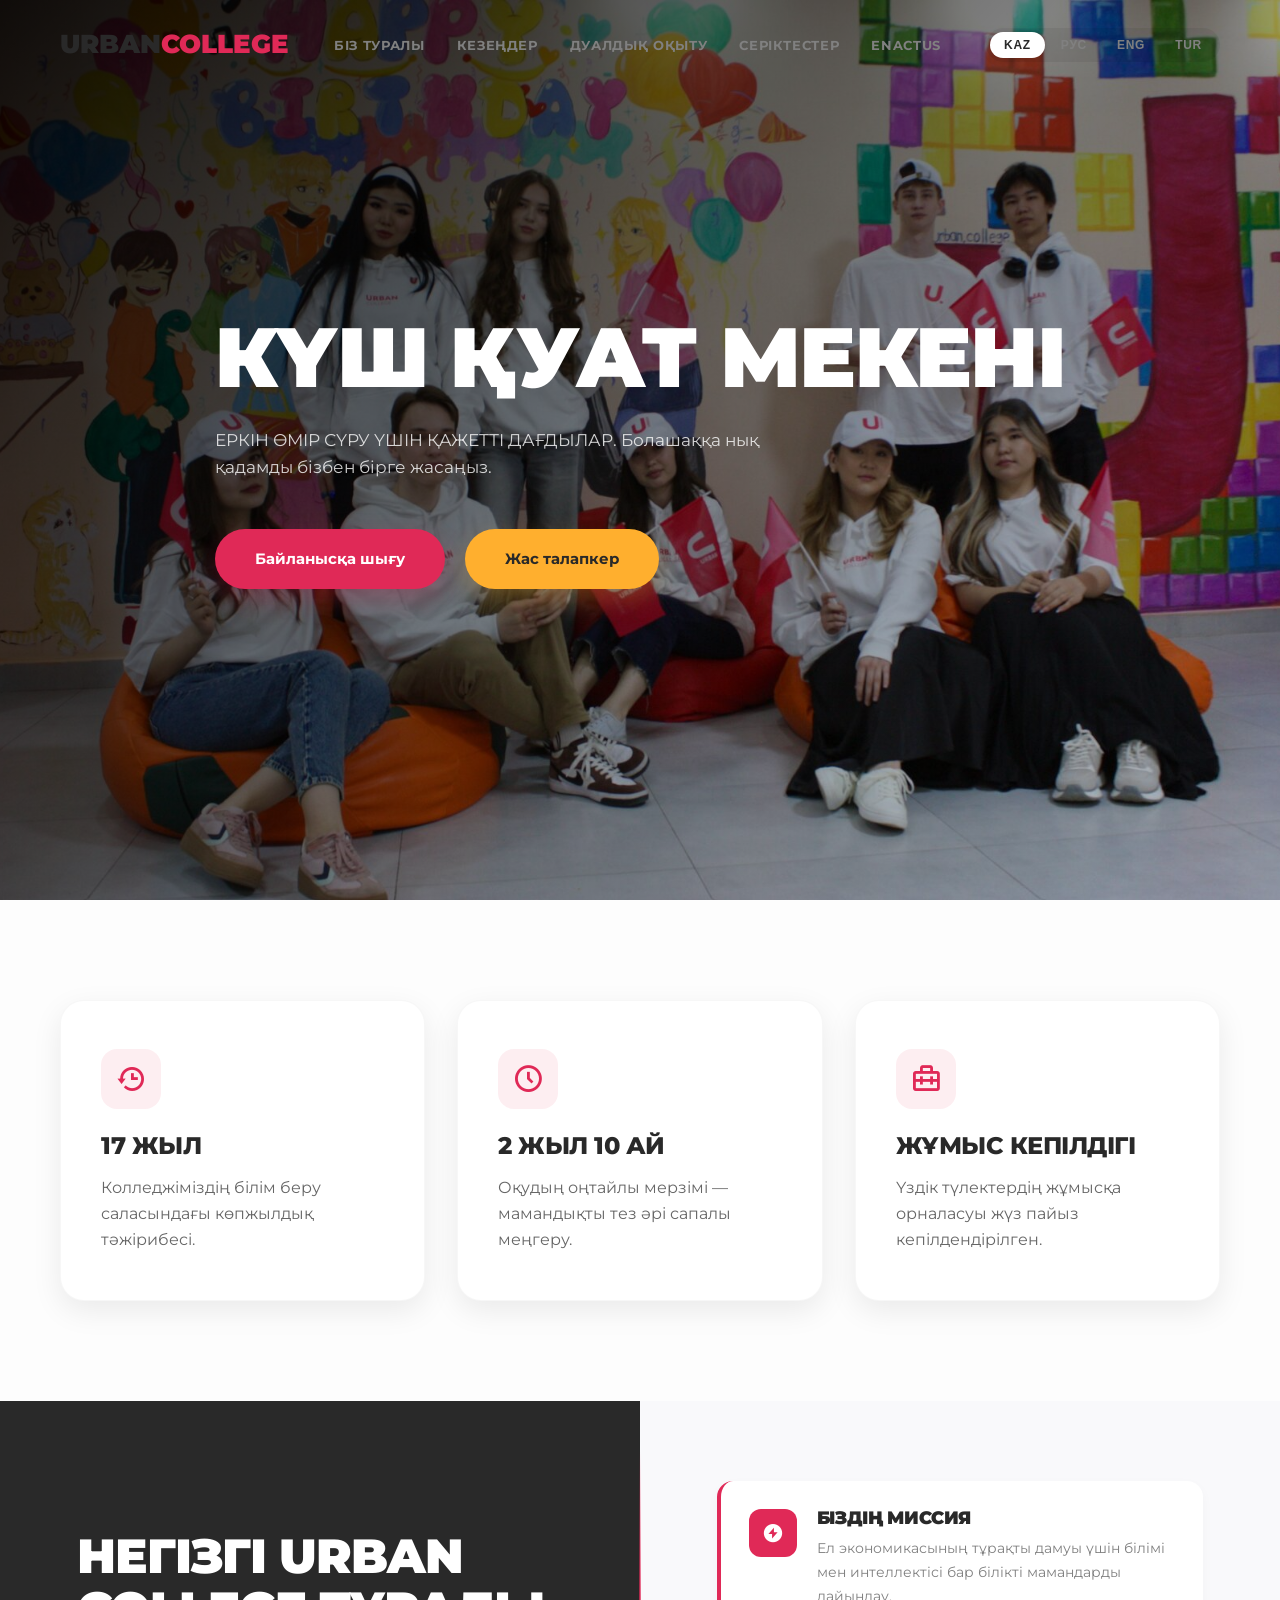
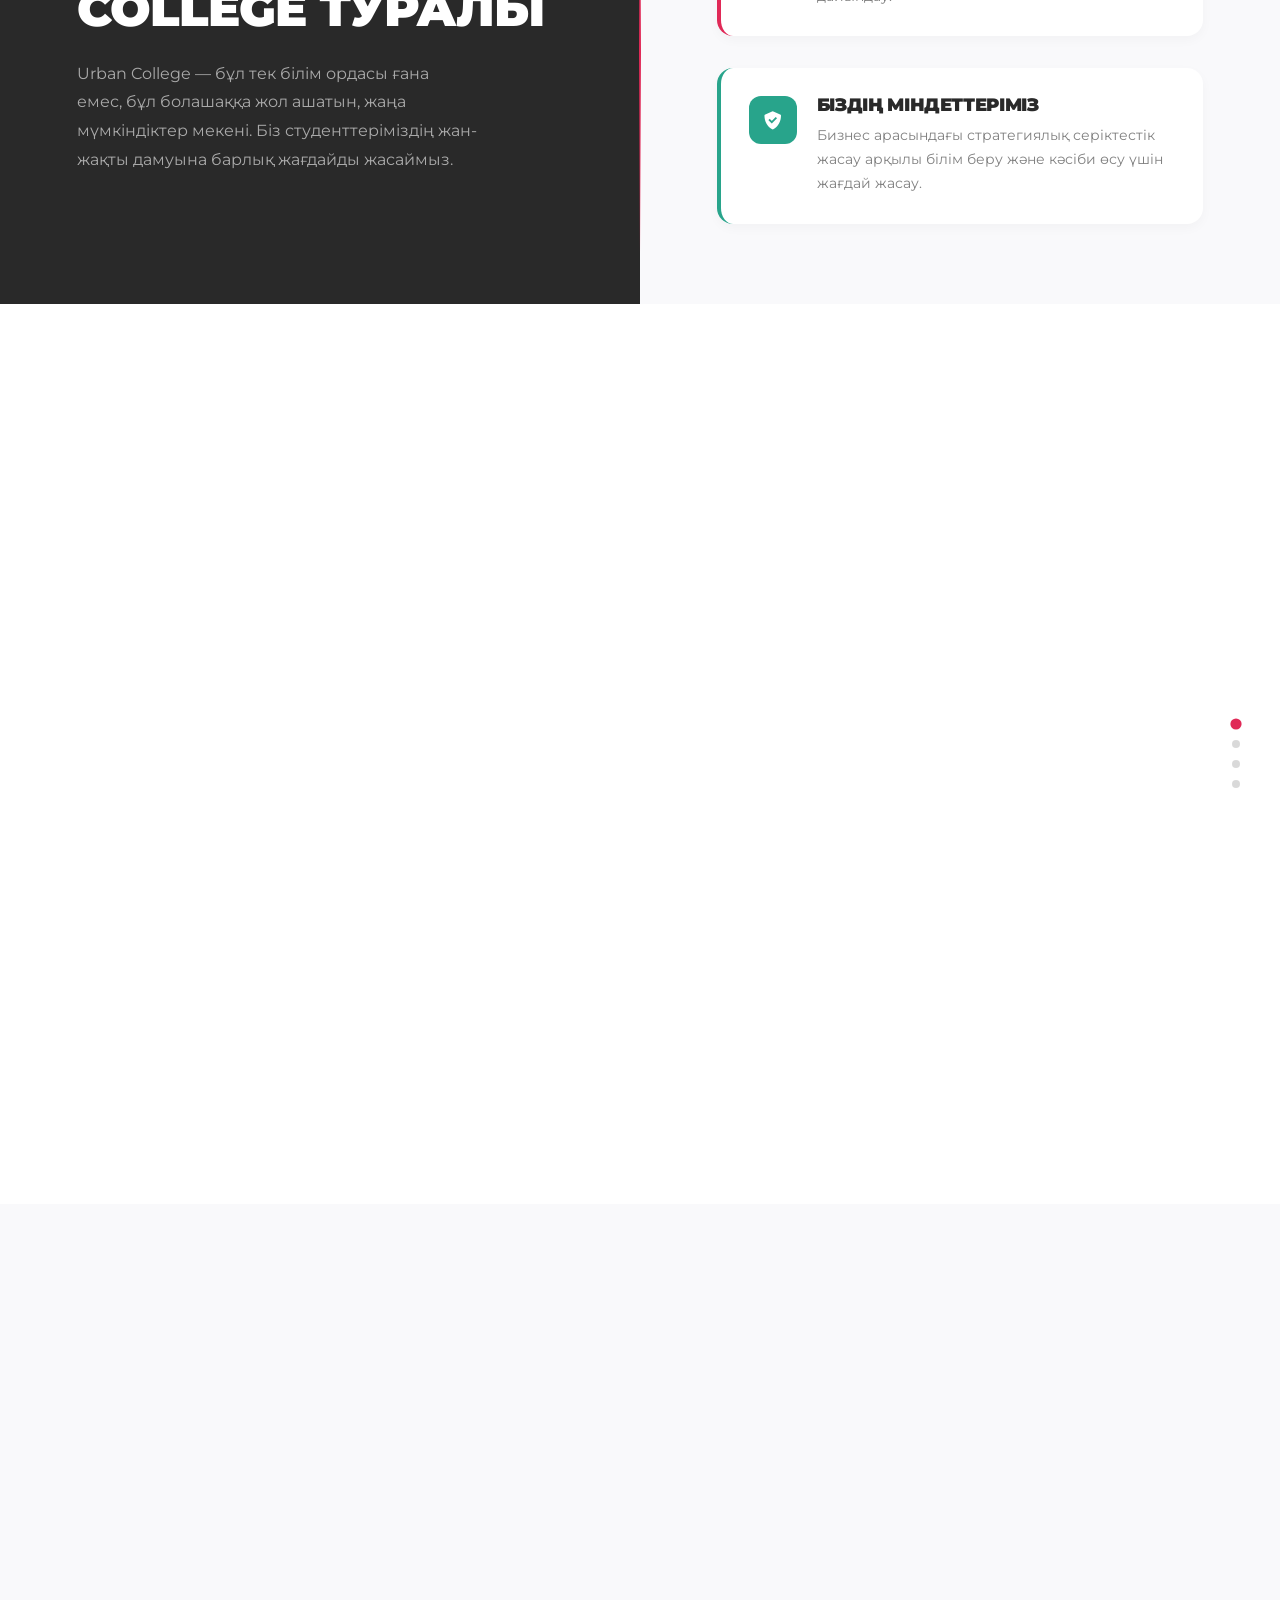
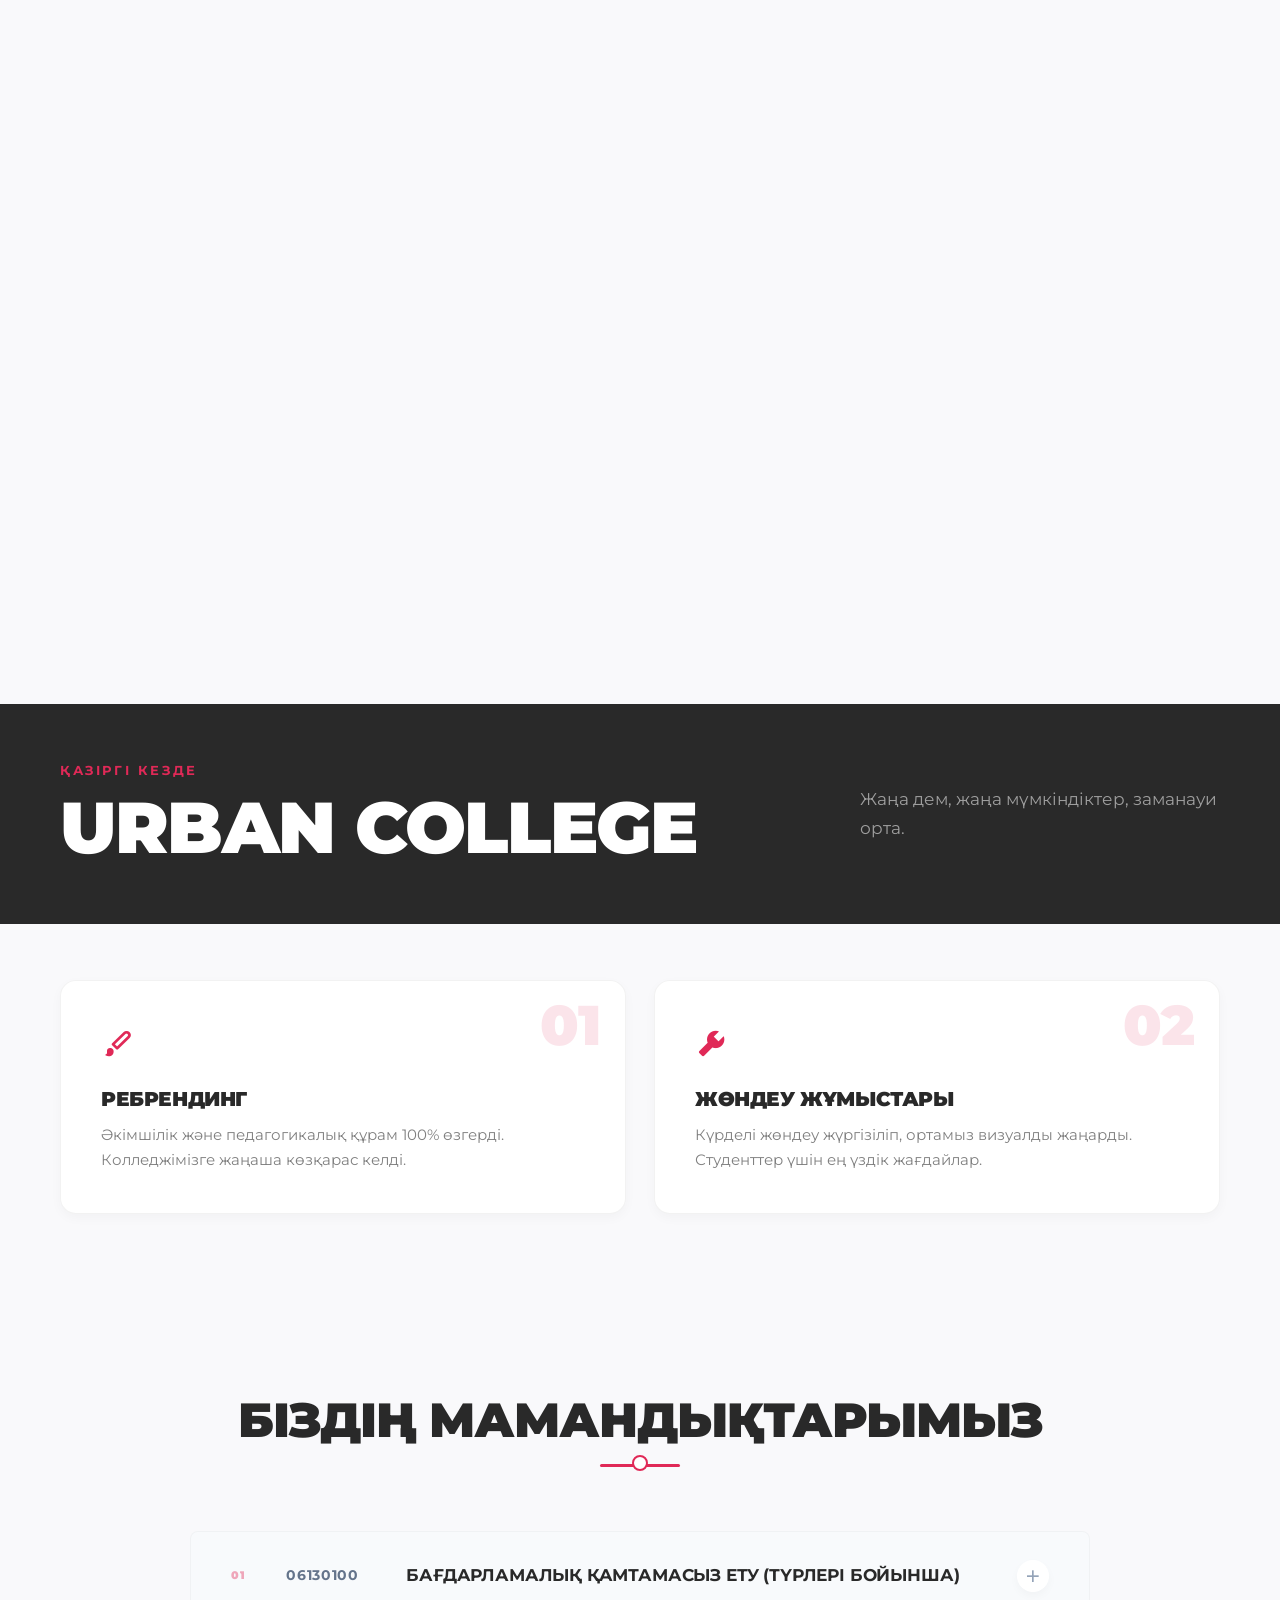
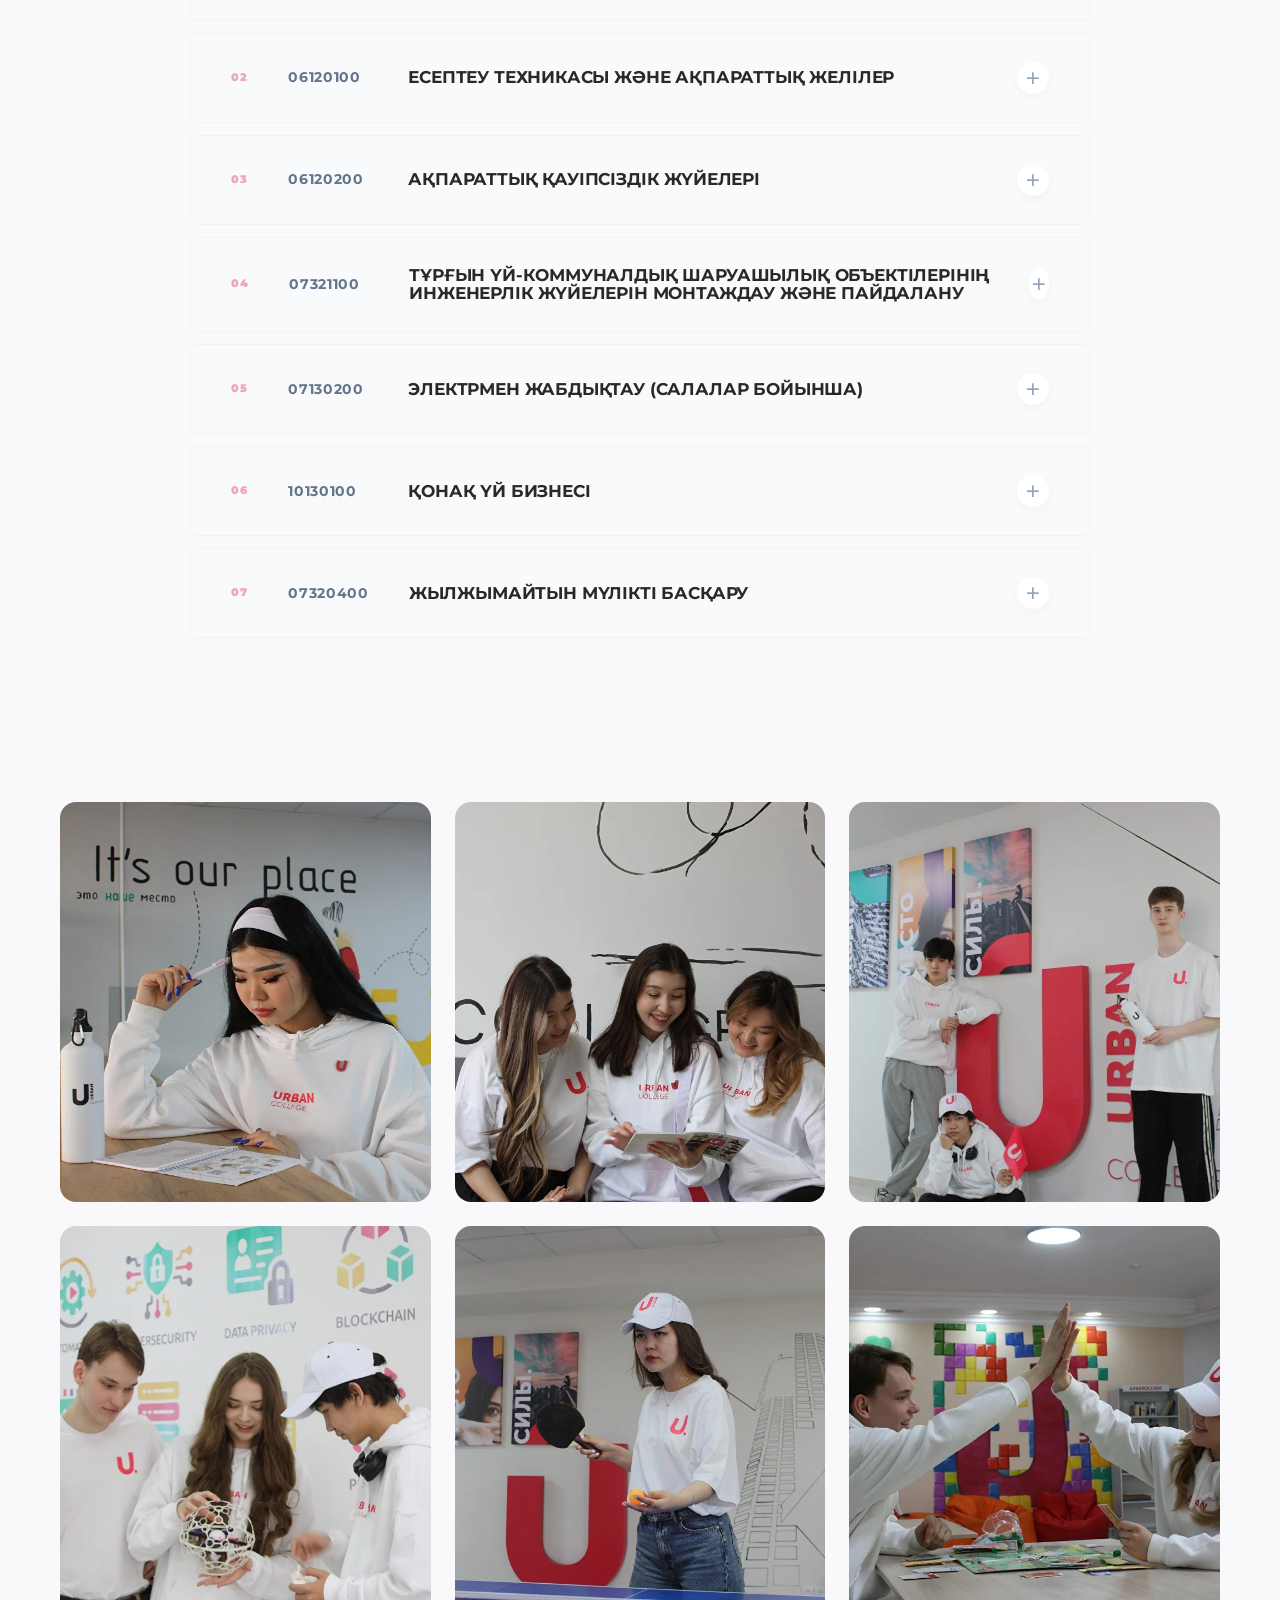
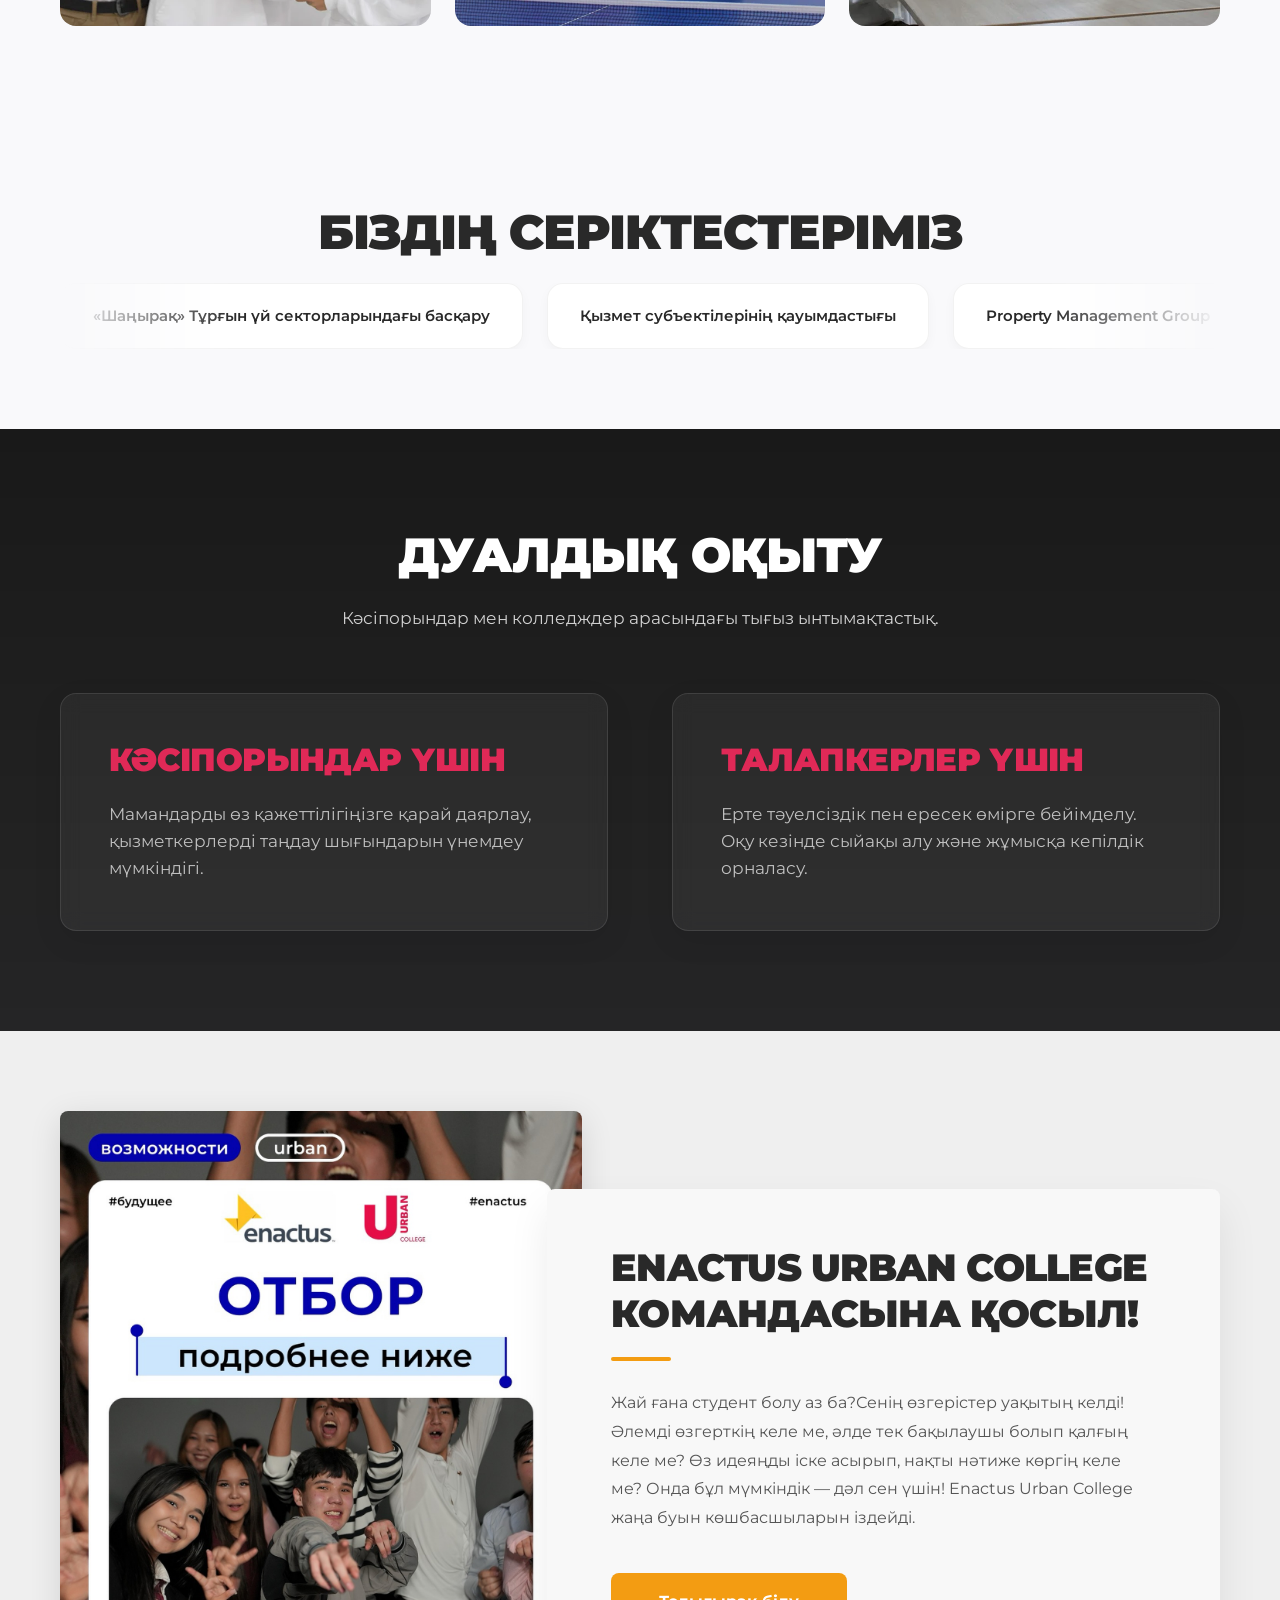
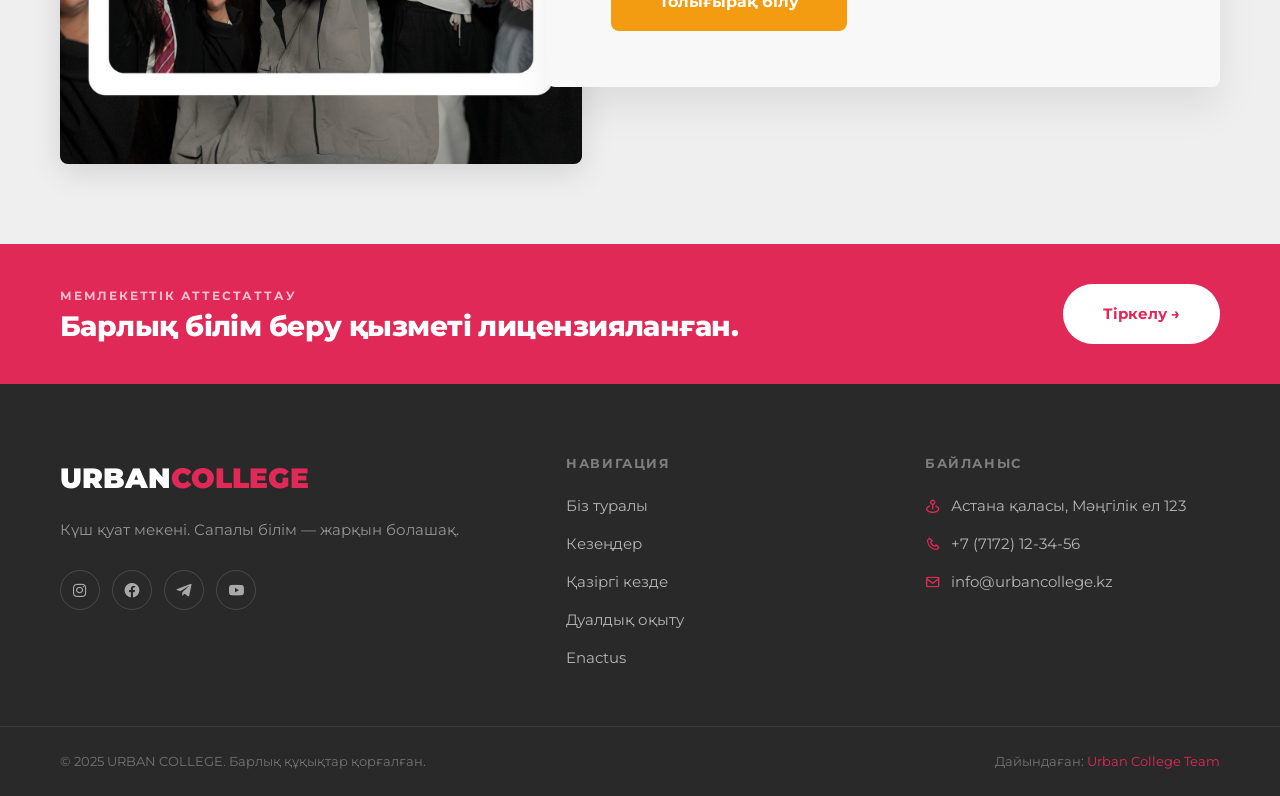
<file: index.html>
<!DOCTYPE html>
<html lang="kk" prefix="og: https://ogp.me/ns#">

<head>
    <meta charset="UTF-8">
    <meta name="viewport" content="width=device-width, initial-scale=1.0">

    <!-- ═══ Primary SEO ═══ -->
    <title>Urban College Астана | Кәсіби Білім — КҮШ ҚУАТ МЕКЕНІ</title>
    <meta name="description"
        content="Urban College — Астанадағы үздік кәсіптік колледж. Дуалдық оқыту, халықаралық серіктестер, ENACTUS URBAN COLLEGE. Болашаққа нық қадам бізбен бірге. Тегін консультация!">
    <meta name="keywords"
        content="Urban College, Астана колледж, кәсіптік білім, дуалдық оқыту, Enactus, колледж Астана, колледж Казахстан, профессиональное образование">
    <meta name="author" content="Urban College">
    <meta name="robots" content="index, follow, max-image-preview:large, max-snippet:-1, max-video-preview:-1">
    <meta name="theme-color" content="#E12553">

    <!-- ═══ Canonical & Hreflang ═══ -->
    <link rel="canonical" href="https://www.urban.edu.kz/">
    <link rel="alternate" hreflang="kk" href="https://www.urban.edu.kz/">
    <link rel="alternate" hreflang="ru" href="https://www.urban.edu.kz/?lang=ru">
    <link rel="alternate" hreflang="en" href="https://www.urban.edu.kz/?lang=en">
    <link rel="alternate" hreflang="tr" href="https://www.urban.edu.kz/?lang=tr">
    <link rel="alternate" hreflang="x-default" href="https://www.urban.edu.kz/">

    <!-- ═══ Open Graph (Facebook, Telegram, WhatsApp) ═══ -->
    <meta property="og:type" content="website">
    <meta property="og:url" content="https://www.urban.edu.kz/">
    <meta property="og:title" content="Urban College Астана | Кәсіби Білім — КҮШ ҚУАТ МЕКЕНІ">
    <meta name="og:description"
        content="Астанадағы үздік кәсіптік колледж. Дуалдық оқыту, халықаралық серіктестер, ENACTUS URBAN COLLEGE. Болашаққа нық қадам бізбен бірге!">
    <meta property="og:image" content="https://www.urban.edu.kz/assets/images/og-cover.jpg">
    <meta property="og:image:width" content="1200">
    <meta property="og:image:height" content="630">
    <meta property="og:image:alt" content="Urban College — КҮШ ҚУАТ МЕКЕНІ">
    <meta property="og:locale" content="kk_KZ">
    <meta property="og:locale:alternate" content="ru_RU">
    <meta property="og:locale:alternate" content="en_US">
    <meta property="og:site_name" content="Urban College">

    <!-- ═══ Twitter Card ═══ -->
    <meta name="twitter:card" content="summary_large_image">
    <meta name="twitter:title" content="Urban College Астана | Кәсіби Білім">
    <meta name="twitter:description" content="Астанадағы үздік кәсіптік колледж. Тегін консультация!">
    <meta name="twitter:image" content="https://www.urban.edu.kz/assets/images/og-cover.jpg">

    <!-- ═══ JSON-LD Structured Data ═══ -->
    <script type="application/ld+json">
    {
      "@context": "https://schema.org",
      "@type": "CollegeOrUniversity",
      "name": "Urban College",
      "alternateName": "Урбан Колледж",
      "url": "https://www.urban.edu.kz/",
      "logo": "https://www.urban.edu.kz/assets/images/avatar_02.png",
      "image": "https://www.urban.edu.kz/assets/images/og-cover.jpg",
      "description": "Urban College — Астанадағы үздік кәсіптік колледж. Дуалдық оқыту, халықаралық серіктестер, ENACTUS URBAN COLLEGE бағдарламасы.",
      "foundingDate": "2005",
      "address": {
        "@type": "PostalAddress",
        "streetAddress": "Мәңгілік ел 123",
        "addressLocality": "Астана",
        "addressCountry": "KZ"
      },
      "contactPoint": {
        "@type": "ContactPoint",
        "telephone": "+7-7172-12-34-56",
        "contactType": "admissions",
        "availableLanguage": ["Kazakh", "Russian", "English"]
      },
      "sameAs": [
        "https://www.instagram.com/urbancollege",
        "https://www.facebook.com/urbancollege",
        "https://t.me/urbancollege"
      ],
      "hasOfferCatalog": {
        "@type": "OfferCatalog",
        "name": "Оқу бағдарламалары",
        "itemListElement": [
          {
            "@type": "Offer",
            "itemOffered": {
              "@type": "Course",
              "name": "Дуалдық оқыту",
              "description": "Кәсіпорындармен тікелей серіктестік арқылы кәсіби даярлық"
            }
          },
            {
              "@type": "Offer",
              "itemOffered": {
                "@type": "Course",
                "name": "ENACTUS",
                "description": "Enactus Urban College жаңа буын көшбасшыларын даярлау бағдарламасы"
              }
            }
        ]
      }
    }
    </script>

    <!-- ═══ Assets ═══ -->
    <link rel="stylesheet" href="style.css">
    <link rel="icon" type="image/png" sizes="32x32" href="assets/images/avatar_02.png">
    <link rel="apple-touch-icon" href="assets/images/avatar_02.png">
    <link href='https://unpkg.com/boxicons@2.1.4/css/boxicons.min.css' rel='stylesheet'>
</head>

<body>
    <header class="header">
        <div class="container header-container">
            <div class="logo">
                <a href="#" class="logo-text">URBAN<span>COLLEGE</span></a>
            </div>
            <nav class="nav">
                <ul class="nav-list">
                    <li><a href="#about" data-i18n="nav.about">Біз туралы</a></li>
                    <li><a href="#timeline" data-i18n="nav.timeline">Кезеңдер</a></li>
                    <li><a href="#dual" data-i18n="nav.dual">Дуалдық оқыту</a></li>
                    <li><a href="#partners" data-i18n="nav.partners">Серіктестер</a></li>
                    <li><a href="#enactus" data-i18n="nav.enactus">Enactus</a></li>
                </ul>
            </nav>
            <div class="header-actions">

                <div class="lang-pill d-desktop">
                    <button class="lang-pill-btn active">KAZ</button>
                    <button class="lang-pill-btn">РУС</button>
                    <button class="lang-pill-btn">ENG</button>
                    <button class="lang-pill-btn">TUR</button>
                </div>
                <button class="mobile-menu-btn" id="mobile-menu-btn" aria-label="Menu">
                    <i class='bx bx-menu-alt-right'></i>
                </button>
            </div>
        </div>
    </header>

    <main>
        <section class="hero reveal">
            <div class="container">
                <div class="hero-content">
                    <h1 data-i18n="hero.title">КҮШ ҚУАТ МЕКЕНІ</h1>
                    <p class="hero-subtitle" data-i18n="hero.subtitle">ЕРКІН ӨМІР СҮРУ ҮШІН ҚАЖЕТТІ ДАҒДЫЛАР. Болашаққа
                        нық қадамды бізбен бірге жасаңыз.</p>
                    <div class="hero-actions">
                        <a href="#facts" class="btn-primary" data-i18n="hero.contact">Байланысқа шығу</a>
                        <a href="admission.html" class="btn-yellow" style="margin-left: 16px;" data-i18n="hero.more">Жас
                            талапкер</a>
                    </div>
                </div>
            </div>
        </section>

        <section id="facts" class="section facts-section reveal">
            <div class="container">
                <div class="facts-grid">
                    <div class="fact-card">
                        <div class="fact-icon"><i class='bx bx-history'></i></div>
                        <h3 data-i18n="facts.item1.title">17 жыл</h3>
                        <p data-i18n="facts.item1.text">Колледжіміздің білім беру саласындағы көпжылдық тәжірибесі.</p>
                    </div>
                    <div class="fact-card">
                        <div class="fact-icon"><i class='bx bx-time-five'></i></div>
                        <h3 data-i18n="facts.item2.title">2 жыл 10 ай</h3>
                        <p data-i18n="facts.item2.text">Оқудың оңтайлы мерзімі — мамандықты тез әрі сапалы меңгеру.</p>
                    </div>
                    <div class="fact-card">
                        <div class="fact-icon"><i class='bx bx-briefcase-alt-2'></i></div>
                        <h3 data-i18n="facts.item3.title">Жұмыс кепілдігі</h3>
                        <p data-i18n="facts.item3.text">Үздік түлектердің жұмысқа орналасуы жүз пайыз кепілдендірілген.
                        </p>
                    </div>
                </div>
            </div>
        </section>

        <section id="about" class="about-section reveal">
            <div class="about-grid">
                <div class="about-left">
                    <h2 data-i18n="about.title">НЕГІЗГІ URBAN COLLEGE ТУРАЛЫ</h2>
                    <p data-i18n="about.text">Urban College — бұл тек білім ордасы ғана емес, бұл болашаққа жол ашатын,
                        жаңа мүмкіндіктер мекені. Біз студенттеріміздің жан-жақты дамуына барлық жағдайды жасаймыз.</p>
                </div>
                <div class="about-right">
                    <div class="mission-item">
                        <div class="mission-icon"><i class='bx bxs-bolt-circle'></i></div>
                        <div class="mission-body">
                            <h3 data-i18n="about.mission.title">БІЗДІҢ МИССИЯ</h3>
                            <p data-i18n="about.mission.text">Ел экономикасының тұрақты дамуы үшін білімі мен
                                интеллектісі бар білікті мамандарды дайындау.</p>
                        </div>
                    </div>
                    <div class="mission-item">
                        <div class="mission-icon"><i class='bx bxs-check-shield'></i></div>
                        <div class="mission-body">
                            <h3 data-i18n="about.goals.title">БІЗДІҢ МІНДЕТТЕРІМІЗ</h3>
                            <p data-i18n="about.goals.text">Бизнес арасындағы стратегиялық серіктестік жасау арқылы
                                білім беру және кәсіби өсу үшін жағдай жасау.</p>
                        </div>
                    </div>
                </div>
            </div>
        </section>

        <!-- Sticky Scroll Timeline -->
        <section id="timeline" class="timeline-scroll-section">
            <div class="timeline-sticky-wrapper">
                <div class="timeline-sticky">
                    <!-- Progress dots -->
                    <div class="tl-dots">
                        <span class="tl-dot active" data-index="0"></span>
                        <span class="tl-dot" data-index="1"></span>
                        <span class="tl-dot" data-index="2"></span>
                        <span class="tl-dot" data-index="3"></span>
                    </div>

                    <!-- Slides -->
                    <div class="tl-slides">
                        <!-- Slide 0: Intro -->
                        <div class="tl-slide tl-slide--intro active" data-index="0">
                            <div class="tl-body">
                                <p class="tl-section-label" data-i18n="tl.label">Тарих</p>
                                <h2 class="tl-big-title" data-i18n="tl.title">МАҢЫЗДЫ КЕЗЕҢДЕР</h2>
                                <p class="tl-subtitle" data-i18n="tl.subtitle">Колледжіміздің даму жолы — нақты
                                    нәтижелер мен батыл өзгерістер тарихы.</p>
                            </div>
                        </div>

                        <!-- Slide 1: 2005 -->
                        <div class="tl-slide" data-index="1">
                            <div class="tl-icon" style="color:#FFB030; border-color:#FFB030;">
                                <i class='bx bx-flag'></i>
                            </div>
                            <div class="tl-body">
                                <div class="tl-meta">
                                    <span class="tl-year" style="color:#FFB030;">2005</span>
                                    <span class="tl-label" style="color:#FFB030;"
                                        data-i18n="tl.2005.label">БАСТАУ</span>
                                </div>
                                <h3 data-i18n="tl.2005.title">Қаржы-Экономикалық Колледждің Негізі</h3>
                                <p data-i18n="tl.2005.text">ҚАРЖЫ-ЭКОНОМИКАЛЫҚ КОЛЛЕДЖДІҢ НЕГІЗI ҚАЛАНДЫ. Еліміздің
                                    экономикалық дамуына үлес қосатын жоғары білікті мамандарды даярлауға бағытталған
                                    жаңа оқу орнының іргетасы қаланды.</p>
                            </div>
                        </div>

                        <!-- Slide 2: 2013 -->
                        <div class="tl-slide" data-index="2">
                            <div class="tl-icon" style="color:#27A38A; border-color:#27A38A;">
                                <i class='bx bx-bulb'></i>
                            </div>
                            <div class="tl-body">
                                <div class="tl-meta">
                                    <span class="tl-year" style="color:#27A38A;">2013</span>
                                    <span class="tl-label" style="color:#27A38A;"
                                        data-i18n="tl.2013.label">ҚАЛЫПТАСУ</span>
                                </div>
                                <h3 data-i18n="tl.2013.title">Инженерлік-Экономикалық Колледж</h3>
                                <p data-i18n="tl.2013.text">ИНДУСТРИЯЛАНДЫ ИНЖЕНЕРЛІК-ЭКОНОМИКАЛЫҚ КОЛЛЕДЖ. Сол уақыт
                                    аралығында экономика, ТКШ, қонақ үй бизнесі саласында біздің 1850 мамандарымыз
                                    дайындалды.</p>
                            </div>
                        </div>

                        <!-- Slide 3: 2022 -->
                        <div class="tl-slide" data-index="3">
                            <div class="tl-icon" style="color:#E12553; border-color:#E12553;">
                                <i class='bx bx-rocket'></i>
                            </div>
                            <div class="tl-body">
                                <div class="tl-meta">
                                    <span class="tl-year" style="color:#E12553;">2022</span>
                                    <span class="tl-label" style="color:#E12553;" data-i18n="tl.2022.label">ӨЗГЕРІСТЕР
                                        УАҚЫТЫ</span>
                                </div>
                                <h3 data-i18n="tl.2022.title">URBAN COLLEGE</h3>
                                <p data-i18n="tl.2022.text">КОЛЛЕДЖ АТАУЫ ЗАМАНУИ URBAN COLLEGE ДЕП АТАЛДЫ. Жаңашылдыққа
                                    жан-жақты, жаңа өмірге жақын колледж. Әрдайым өзгерістерге жақын колледж бүгінгі
                                    күні түрлену үстінде.</p>
                            </div>
                        </div>
                    </div>
                </div>
            </div>
        </section>

        <section id="now" class="now-section reveal">
            <!-- Bold Banner Header -->
            <div class="now-header">
                <div class="container">
                    <div class="now-header-inner">
                        <div>
                            <span class="now-label" data-i18n="now.label">ҚАЗІРГІ КЕЗДЕ</span>
                            <h2>URBAN COLLEGE</h2>
                        </div>
                        <p class="now-desc" data-i18n="now.desc">Жаңа дем, жаңа мүмкіндіктер, заманауи орта.</p>
                    </div>
                </div>
            </div>

            <!-- Feature Cards -->
            <div class="container">
                <div class="now-cards">
                    <div class="now-card">
                        <div class="now-card-num">01</div>
                        <div class="now-card-icon"><i class='bx bxs-paint'></i></div>
                        <h3 data-i18n="now.card1.title">Ребрендинг</h3>
                        <p data-i18n="now.card1.text">Әкімшілік және педагогикалық құрам 100% өзгерді. Колледжімізге
                            жаңаша көзқарас келді.</p>
                    </div>
                    <div class="now-card">
                        <div class="now-card-num">02</div>
                        <div class="now-card-icon"><i class='bx bxs-wrench'></i></div>
                        <h3 data-i18n="now.card2.title">Жөндеу жұмыстары</h3>
                        <p data-i18n="now.card2.text">Күрделі жөндеу жүргізіліп, ортамыз визуалды жаңарды. Студенттер
                            үшін ең үздік жағдайлар.</p>
                    </div>
                </div>

                <!-- Educational Programs (Professions) -->
                <div class="progs-section section mt-80 reveal">
                    <h2 class="text-center mb-64" data-i18n="progs.title">БІЛІМ БЕРУ БАҒДАРЛАМАЛАРЫ</h2>
                    <div class="progs-list">
                        <!-- Program 1 -->
                        <div class="prog-row">
                            <div class="prog-row-header">
                                <div class="prog-code-info">
                                    <span class="prog-code-num" data-i18n="progs.p1.code">06130100</span>
                                    <h3 class="prog-row-title" data-i18n="progs.p1.name">Бағдарламалық қамтамасыз ету
                                        (түрлері бойынша)</h3>
                                </div>
                                <div class="prog-row-icon"><i class='bx bx-plus'></i></div>
                            </div>
                            <div class="prog-row-body">
                                <div class="prog-row-content">
                                    <div class="prog-qual">
                                        <span class="qual-label" data-i18n="progs.qual.label">БІЛІКТІЛІК:</span>
                                        <ul>
                                            <li data-i18n="progs.p1.q1">4S06130105 Желі және жүйе әкімшілігінің технигі
                                            </li>
                                        </ul>
                                    </div>
                                </div>
                            </div>
                        </div>

                        <!-- Program 2 -->
                        <div class="prog-row">
                            <div class="prog-row-header">
                                <div class="prog-code-info">
                                    <span class="prog-code-num" data-i18n="progs.p2.code">06120100</span>
                                    <h3 class="prog-row-title" data-i18n="progs.p2.name">Есептеу техникасы және
                                        ақпараттық желілер</h3>
                                </div>
                                <div class="prog-row-icon"><i class='bx bx-plus'></i></div>
                            </div>
                            <div class="prog-row-body">
                                <div class="prog-row-content">
                                    <div class="prog-qual">
                                        <span class="qual-label" data-i18n="progs.qual.label">БІЛІКТІЛІК:</span>
                                        <ul>
                                            <li data-i18n="progs.p2.q1">4S06120102 Желілік және жүйелік әкімшілендіру
                                                техникасы</li>
                                        </ul>
                                    </div>
                                </div>
                            </div>
                        </div>

                        <!-- Program 3 -->
                        <div class="prog-row">
                            <div class="prog-row-header">
                                <div class="prog-code-info">
                                    <span class="prog-code-num" data-i18n="progs.p3.code">06120200</span>
                                    <h3 class="prog-row-title" data-i18n="progs.p3.name">Ақпараттық қауіпсіздік жүйелері
                                    </h3>
                                </div>
                                <div class="prog-row-icon"><i class='bx bx-plus'></i></div>
                            </div>
                            <div class="prog-row-body">
                                <div class="prog-row-content">
                                    <div class="prog-qual">
                                        <span class="qual-label" data-i18n="progs.qual.label">БІЛІКТІЛІК:</span>
                                        <ul>
                                            <li data-i18n="progs.p3.q1">4S06120202 Ақпараттық қауіпсіздік технигі</li>
                                        </ul>
                                    </div>
                                </div>
                            </div>
                        </div>

                        <!-- Program 4 -->
                        <div class="prog-row">
                            <div class="prog-row-header">
                                <div class="prog-code-info">
                                    <span class="prog-code-num" data-i18n="progs.p4.code">07321100</span>
                                    <h3 class="prog-row-title" data-i18n="progs.p4.name">Тұрғын үй-коммуналдық
                                        шаруашылық объектілерінің инженерлік жүйелерін монтаждау жəне пайдалану</h3>
                                </div>
                                <div class="prog-row-icon"><i class='bx bx-plus'></i></div>
                            </div>
                            <div class="prog-row-body">
                                <div class="prog-row-content">
                                    <div class="prog-qual">
                                        <span class="qual-label" data-i18n="progs.qual.label">БІЛІКТІЛІК:</span>
                                        <ul>
                                            <li data-i18n="progs.p4.q1">3W07321102 Тұрғын үй-коммуналдық шаруашылық
                                                объектілерінің инженерлік жүйелеріне қызмет көрсету жөніндегі шебер</li>
                                            <li data-i18n="progs.p4.q2">4S07321103 Инженерлік жүйелерді монтаждау жəне
                                                пайдалану жөніндегі техник</li>
                                        </ul>
                                    </div>
                                </div>
                            </div>
                        </div>

                        <!-- Program 5 -->
                        <div class="prog-row">
                            <div class="prog-row-header">
                                <div class="prog-code-info">
                                    <span class="prog-code-num" data-i18n="progs.p5.code">07130200</span>
                                    <h3 class="prog-row-title" data-i18n="progs.p5.name">Электрмен жабдықтау (салалар
                                        бойынша)</h3>
                                </div>
                                <div class="prog-row-icon"><i class='bx bx-plus'></i></div>
                            </div>
                            <div class="prog-row-body">
                                <div class="prog-row-content">
                                    <div class="prog-qual">
                                        <span class="qual-label" data-i18n="progs.qual.label">БІЛІКТІЛІК:</span>
                                        <ul>
                                            <li data-i18n="progs.p5.q1">3W07130201 Электромонтажшы (салалар бойынша)
                                            </li>
                                            <li data-i18n="progs.p5.q2">4S07130202 Техник-электрик</li>
                                        </ul>
                                    </div>
                                </div>
                            </div>
                        </div>

                        <!-- Program 6 -->
                        <div class="prog-row">
                            <div class="prog-row-header">
                                <div class="prog-code-info">
                                    <span class="prog-code-num" data-i18n="progs.p6.code">10130100</span>
                                    <h3 class="prog-row-title" data-i18n="progs.p6.name">Қонақ үй бизнесі</h3>
                                </div>
                                <div class="prog-row-icon"><i class='bx bx-plus'></i></div>
                            </div>
                            <div class="prog-row-body">
                                <div class="prog-row-content">
                                    <div class="prog-qual">
                                        <span class="qual-label" data-i18n="progs.qual.label">БІЛІКТІЛІК:</span>
                                        <ul>
                                            <li data-i18n="progs.p6.q1">3W10130102 Аға қызметші</li>
                                            <li data-i18n="progs.p6.q2">4S10130103 Қонақ үйдің оперативті менеджері</li>
                                        </ul>
                                    </div>
                                </div>
                            </div>
                        </div>

                        <!-- Program 7 -->
                        <div class="prog-row">
                            <div class="prog-row-header">
                                <div class="prog-code-info">
                                    <span class="prog-code-num" data-i18n="progs.p7.code">07320400</span>
                                    <h3 class="prog-row-title" data-i18n="progs.p7.name">Жылжымайтын мүлікті басқару
                                    </h3>
                                </div>
                                <div class="prog-row-icon"><i class='bx bx-plus'></i></div>
                            </div>
                            <div class="prog-row-body">
                                <div class="prog-row-content">
                                    <div class="prog-qual">
                                        <span class="qual-label" data-i18n="progs.qual.label">БІЛІКТІЛІК:</span>
                                        <ul>
                                            <li data-i18n="progs.p7.q1">3W07320401 Хаус мастер</li>
                                            <li data-i18n="progs.p7.q2">4S07320402 Көп пәтерлі тұрғын үй басқармашысы
                                            </li>
                                        </ul>
                                    </div>
                                </div>
                            </div>
                        </div>
                    </div>
                </div>

                <!-- Photo Gallery -->
                <div class="gallery-grid mt-64">
                    <div class="gallery-item reveal"><img src="assets/images/02e7dab7-0498-44d2-9.jpg.webp"
                            alt="Urban College 1"></div>
                    <div class="gallery-item reveal"><img src="assets/images/6375ad82-8ee1-4033-a.jpg.webp"
                            alt="Urban College 2"></div>
                    <div class="gallery-item reveal"><img src="assets/images/763b4616-92a1-4077-b.jpg.webp"
                            alt="Urban College 3"></div>
                    <div class="gallery-item reveal"><img src="assets/images/c6f61bfa-68ea-40f4-a.jpg.webp"
                            alt="Urban College 4"></div>
                    <div class="gallery-item reveal"><img src="assets/images/d29686c9-7fd1-4044-a.jpg.webp"
                            alt="Urban College 5"></div>
                    <div class="gallery-item reveal"><img src="assets/images/d742f0e7-ca74-4c1a-8.jpg.webp"
                            alt="Urban College 6"></div>
                </div>
            </div>
        </section>

        <!-- Partners Section -->
        <section id="partners" class="partners-section reveal">
            <div class="container">
                <h2 class="text-center mb-64" data-i18n="partners.title">БІЗДІҢ СЕРІКТЕСТЕРІМІЗ</h2>
                <div class="partners-marquee">
                    <div class="partners-track">
                        <!-- Group 1 -->
                        <div class="partner-card">«Шаңырақ» Тұрғын үй секторларындағы басқару</div>
                        <div class="partner-card">Қызмет субъектілерінің қауымдастығы</div>
                        <div class="partner-card">Property Management Group</div>
                        <div class="partner-card">BI Service басқарушы компаниясы</div>
                        <div class="partner-card">A-Service Management (Думан)</div>
                        <div class="partner-card">Ұлттық ғылыми онкологиялық орталық</div>
                        <div class="partner-card">Astana Energy Systems</div>
                        <div class="partner-card">Самұрық Холдинг 2030</div>
                        <div class="partner-card">Ramada Hotel by Wyndham</div>
                        <div class="partner-card">KAZGIG</div>
                        <div class="partner-card">Optics Networks</div>
                        <div class="partner-card">Ақмола электр торлық толық компаниясы (АЭТТ)</div>
                        <div class="partner-card">Astana электротехникалық заводы</div>
                        <div class="partner-card">Энергетиктер қауымдастығы</div>
                        <div class="partner-card">Lynks Property Management</div>
                        <div class="partner-card">Belgian Education Council</div>

                        <!-- Duplicate for seamless loop -->
                        <div class="partner-card">«Шаңырақ» Тұрғын үй секторларындағы басқару</div>
                        <div class="partner-card">Қызмет субъектілерінің қауымдастығы</div>
                        <div class="partner-card">Property Management Group</div>
                        <div class="partner-card">BI Service басқарушы компаниясы</div>
                        <div class="partner-card">A-Service Management (Думан)</div>
                        <div class="partner-card">Ұлттық ғылыми онкологиялық орталық</div>
                        <div class="partner-card">Astana Energy Systems</div>
                        <div class="partner-card">Самұрық Холдинг 2030</div>
                        <div class="partner-card">Ramada Hotel by Wyndham</div>
                        <div class="partner-card">KAZGIG</div>
                        <div class="partner-card">Optics Networks</div>
                        <div class="partner-card">Ақмола электр торлық толық компаниясы (АЭТТ)</div>
                        <div class="partner-card">Astana электротехникалық заводы</div>
                        <div class="partner-card">Энергетиктер қауымдастығы</div>
                        <div class="partner-card">Lynks Property Management</div>
                        <div class="partner-card">Belgian Education Council</div>
                    </div>
                </div>
            </div>
        </section>

        <section id="dual" class="section dual-section reveal">
            <div class="container">
                <div class="text-center">
                    <h2 style="color: #FFF;" data-i18n="dual.title">ДУАЛДЫҚ ОҚЫТУ</h2>
                    <p style="color: rgba(255,255,255,0.8); margin-bottom: 60px;" data-i18n="dual.subtitle">Кәсіпорындар
                        мен колледждер арасындағы тығыз ынтымақтастық.</p>
                </div>

                <div class="grid-2">
                    <div class="card dual-card">
                        <h3 style="color: var(--primary-red);" data-i18n="dual.card1.title">КӘСІПОРЫНДАР ҮШІН</h3>
                        <p data-i18n="dual.card1.text">Мамандарды өз қажеттілігіңізге қарай даярлау, қызметкерлерді
                            таңдау шығындарын үнемдеу мүмкіндігі.</p>
                    </div>
                    <div class="card dual-card">
                        <h3 style="color: var(--primary-red);" data-i18n="dual.card2.title">ТАЛАПКЕРЛЕР ҮШІН</h3>
                        <p data-i18n="dual.card2.text">Ерте тәуелсіздік пен ересек өмірге бейімделу. Оқу кезінде сыйақы
                            алу және жұмысқа кепілдік орналасу.</p>
                    </div>
                </div>
            </div>
        </section>


        <section id="enactus" class="section enactus-section reveal">
            <div class="container enactus-container">
                <div class="enactus-visual">
                    <img src="assets/images/banner-enactus.jpg" alt="Enactus Urban College Banner"
                        class="enactus-banner">
                </div>
                <div class="enactus-card">
                    <h2 data-i18n="enactus.title">ENACTUS URBAN COLLEGE КОМАНДАСЫНА ҚОСЫЛ!</h2>
                    <div class="accent-line"></div>
                    <div class="enactus-description" data-i18n="enactus.text">
                        Жай ғана студент болу аз ба?Сенің өзгерістер уақытың келді!
                        Әлемді өзгерткің келе ме, әлде тек бақылаушы болып қалғың келе ме?
                        Өз идеяңды іске асырып, нақты нәтиже көргің келе ме?
                        Онда бұл мүмкіндік — дәл сен үшін!
                        Enactus Urban College жаңа буын көшбасшыларын іздейді.
                    </div>
                    <a href="https://www.instagram.com/p/DUnozMMCnvd/" class="btn-enactus mt-32" target="_blank"
                        data-i18n="enactus.btn">Толығырақ білу</a>
                </div>
            </div>
        </section>
    </main>

    <footer class="footer">
        <!-- Top CTA Banner -->
        <div class="footer-cta">
            <div class="container footer-cta-inner">
                <div>
                    <p class="footer-cta-label" data-i18n="footer.cta.label">Мемлекеттік аттестаттау</p>
                    <h3 data-i18n="footer.cta.title">Барлық білім беру қызметі лицензияланған.</h3>
                </div>
                <a href="#facts" class="btn-primary" data-i18n="footer.cta.btn">Жазылу →</a>
            </div>
        </div>

        <!-- Main Footer Content -->
        <div class="footer-main">
            <div class="container footer-grid">
                <!-- Brand Column -->
                <div class="footer-col">
                    <div class="logo-text footer-logo">URBAN<span>COLLEGE</span></div>
                    <p class="footer-tagline" data-i18n="footer.tagline">Күш қуат мекені. Сапалы білім — жарқын болашақ.
                    </p>
                    <div class="social-links">
                        <a href="#" aria-label="Instagram"><i class='bx bxl-instagram'></i></a>
                        <a href="#" aria-label="Facebook"><i class='bx bxl-facebook-circle'></i></a>
                        <a href="#" aria-label="Telegram"><i class='bx bxl-telegram'></i></a>
                        <a href="#" aria-label="YouTube"><i class='bx bxl-youtube'></i></a>
                    </div>
                </div>

                <!-- Navigation -->
                <div class="footer-col">
                    <h4 class="footer-heading" data-i18n="footer.nav.title">Навигация</h4>
                    <ul class="footer-links">
                        <li><a href="#about" data-i18n="footer.nav.about">Біз туралы</a></li>
                        <li><a href="#timeline" data-i18n="footer.nav.timeline">Кезеңдер</a></li>
                        <li><a href="#now" data-i18n="footer.nav.now">Қазіргі кезде</a></li>
                        <li><a href="#dual" data-i18n="footer.nav.dual">Дуалдық оқыту</a></li>
                        <li><a href="#enactus" data-i18n="footer.nav.enactus">Enactus</a></li>
                    </ul>
                </div>

                <!-- Contact -->
                <div class="footer-col">
                    <h4 class="footer-heading" data-i18n="footer.contact.title">Байланыс</h4>
                    <ul class="footer-links">
                        <li><i class='bx bx-map-pin'></i> <span data-i18n="footer.address">Астана қаласы, Мәңгілік ел
                                123</span></li>
                        <li><i class='bx bx-phone'></i> +7 (7172) 12-34-56</li>
                        <li><i class='bx bx-envelope'></i> info@urbancollege.kz</li>
                    </ul>
                </div>
            </div>
        </div>

        <!-- Bottom Bar -->
        <div class="footer-bottom">
            <div class="container footer-bottom-inner">
                <p data-i18n="footer.copy">© 2025 URBAN COLLEGE. Барлық құқықтар қорғалған.</p>
                <p><span data-i18n="footer.made">Жасаған:</span> <span style="color: var(--primary-red);">Urban College
                        Team</span></p>
            </div>
        </div>
    </footer>

    <script src="main.js"></script>
    <script src="i18n.js"></script>

    <!-- Mobile Menu Overlay -->
    <div class="mobile-menu" id="mobile-menu">
        <button class="mobile-menu-close" id="mobile-menu-close">
            <i class='bx bx-x'></i>
        </button>
        <nav class="mobile-nav">
            <ul class="mobile-nav-list">
                <li><a href="#about" data-i18n="nav.about">Біз туралы</a></li>
                <li><a href="#timeline" data-i18n="nav.timeline">Кезеңдер</a></li>
                <li><a href="#dual" data-i18n="nav.dual">Дуалдық оқыту</a></li>
                <li><a href="#partners" data-i18n="nav.partners">Серіктестер</a></li>
                <li><a href="#enactus" data-i18n="nav.enactus">Enactus</a></li>
            </ul>
        </nav>
        <div class="mobile-menu-actions">
            <div class="lang-pill mt-32">
                <button class="lang-pill-btn active">KAZ</button>
                <button class="lang-pill-btn">РУС</button>
                <button class="lang-pill-btn">ENG</button>
                <button class="lang-pill-btn">TUR</button>
            </div>
        </div>
    </div>
</body>

</html>
</file>
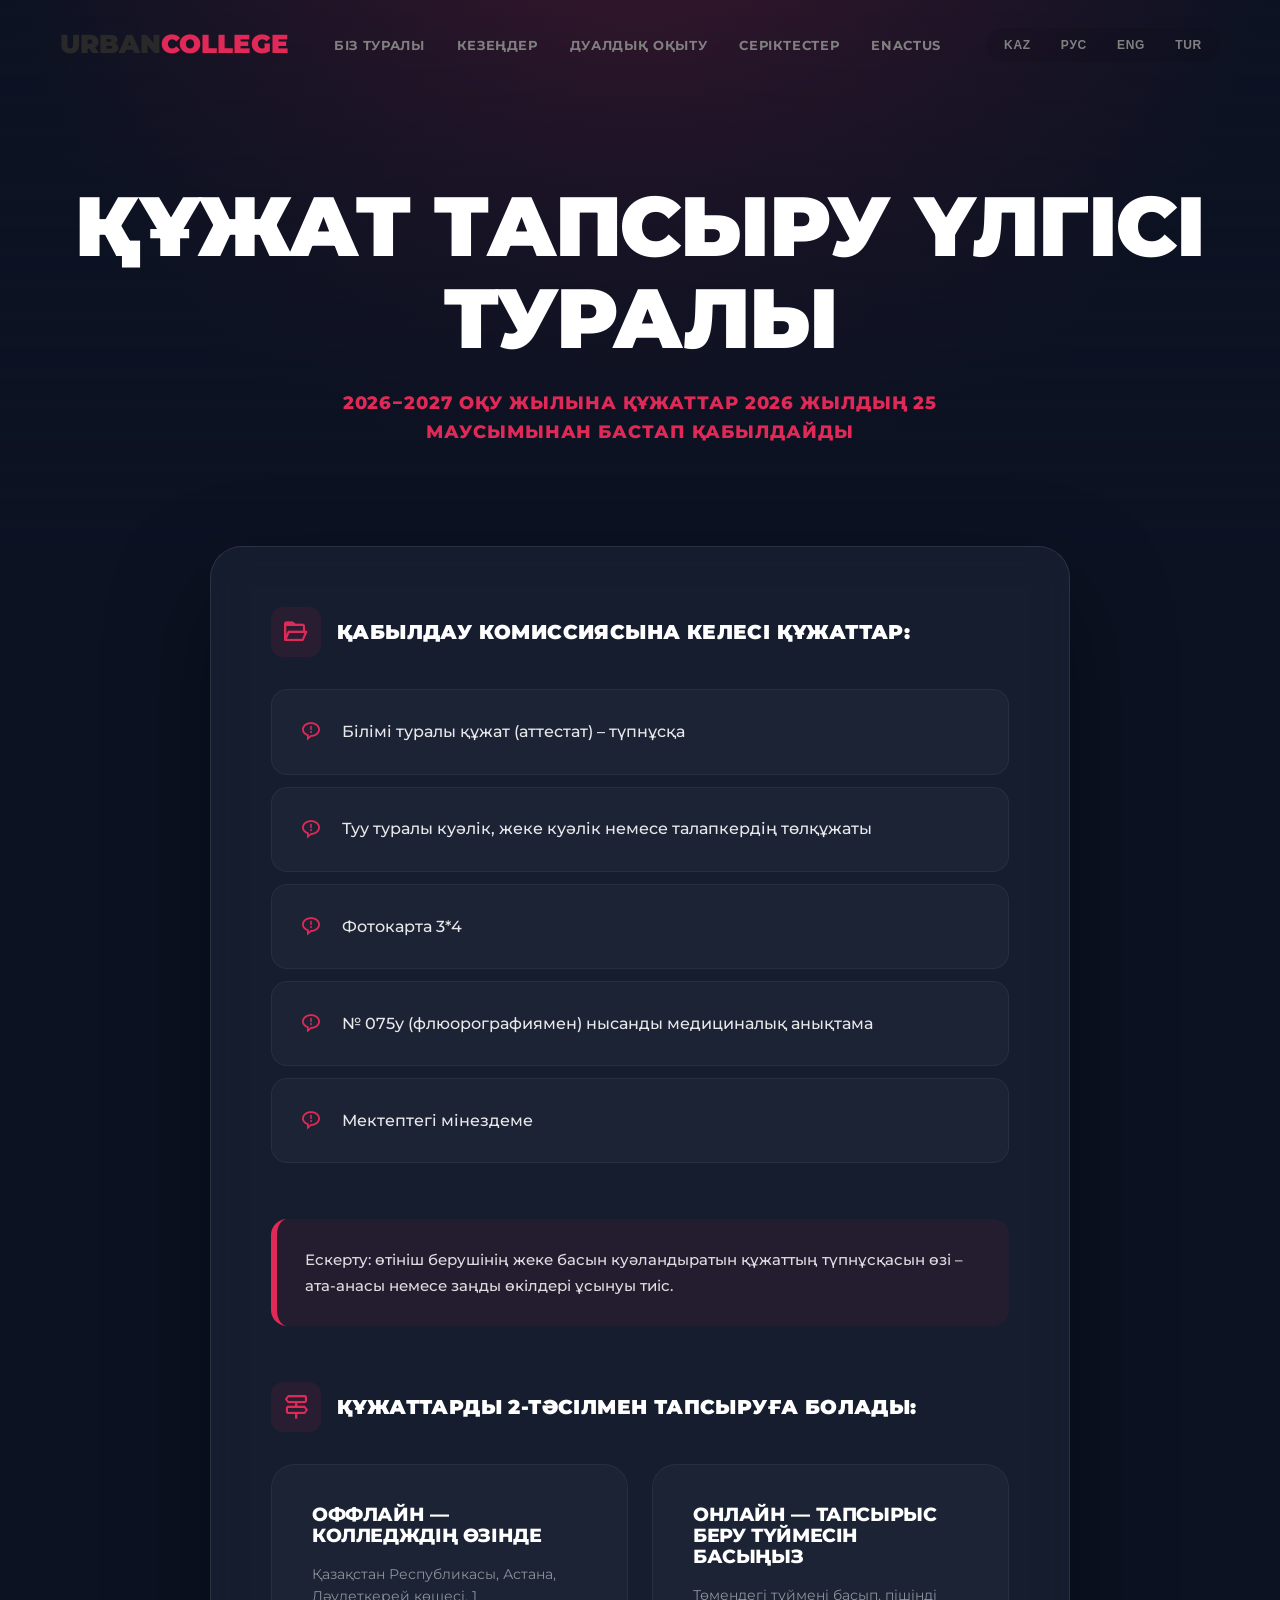
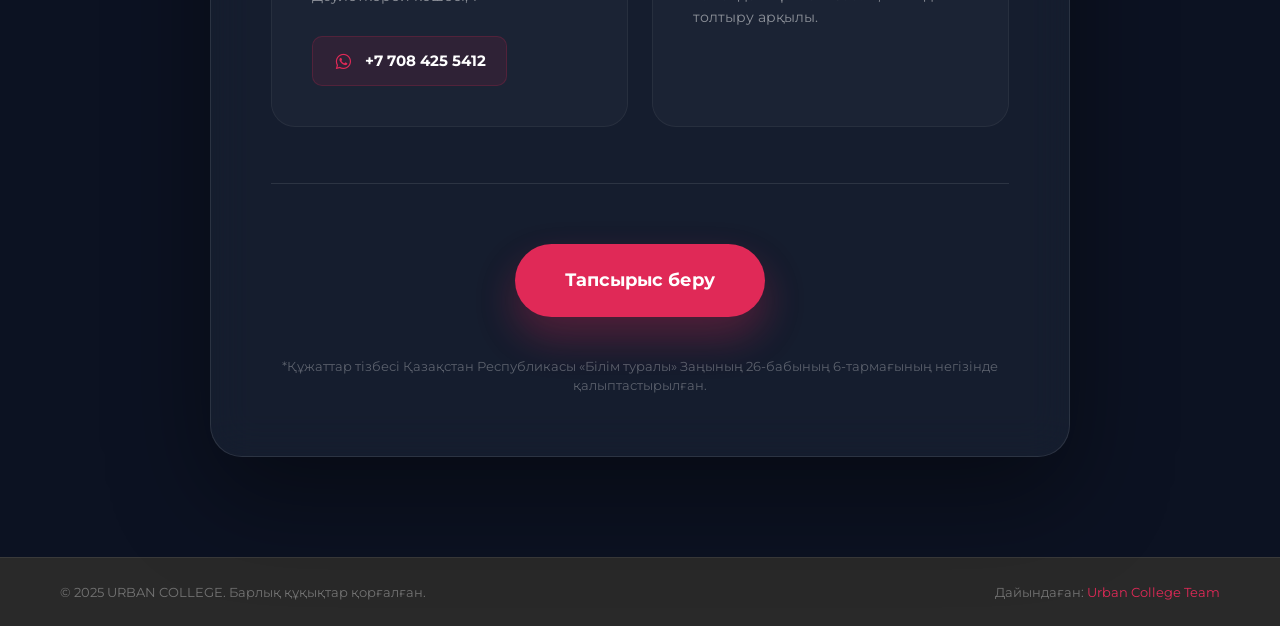
<file: admission.html>
<!DOCTYPE html>
<html lang="kk" prefix="og: https://ogp.me/ns#">

<head>
    <meta charset="UTF-8">
    <meta name="viewport" content="width=device-width, initial-scale=1.0">

    <!-- ═══ Primary SEO ═══ -->
    <title data-i18n="adm.title">ҚҰЖАТ ТАПСЫРУ ҮЛГІСІ ТУРАЛЫ | URBAN COLLEGE</title>
    <meta name="description"
        content="Urban College-ке құжат тапсыру тәртібі мен қажетті құжаттар тізімі. 2026-2027 оқу жылына қабылдау. Оффлайн және онлайн тапсыру мүмкіндігі.">
    <meta name="keywords"
        content="Urban College қабылдау, құжаттар тізімі, колледжге түсу Астана, 2026 қабылдау, обучение в Астане">
    <link rel="canonical" href="https://www.urban.edu.kz/admission.html">

    <!-- ═══ Open Graph ═══ -->
    <meta property="og:type" content="article">
    <meta property="og:url" content="https://www.urban.edu.kz/admission.html">
    <meta property="og:title" content="ҚҰЖАТ ТАПСЫРУ ҮЛГІСІ ТУРАЛЫ | URBAN COLLEGE">
    <meta property="og:description"
        content="2026-2027 оқу жылына қабылдау басталды. Қажетті құжаттар мен тапсыру жолдары.">
    <meta property="og:image" content="https://www.urban.edu.kz/assets/images/og-cover.jpg">

    <!-- ═══ Assets ═══ -->
    <link rel="stylesheet" href="style.css">
    <link rel="icon" type="image/png" sizes="32x32" href="assets/images/avatar_02.png">
    <link href='https://unpkg.com/boxicons@2.1.4/css/boxicons.min.css' rel='stylesheet'>

    <style>
        body {
            background-color: #0c1222;
            color: #fff;
            margin: 0;
            padding: 0;
        }

        .admission-hero {
            padding: 180px 0 100px;
            background: linear-gradient(180deg, rgba(15, 23, 42, 0) 0%, rgba(12, 18, 34, 1) 100%),
                radial-gradient(circle at 50% -20%, rgba(225, 37, 83, 0.2) 0%, transparent 70%);
            text-align: center;
        }

        .admission-container {
            max-width: 900px;
            margin: 0 auto;
            padding: 0 20px 100px;
        }

        .adm-card {
            background: rgba(30, 41, 59, 0.5);
            backdrop-filter: blur(20px);
            border: 1px solid rgba(255, 255, 255, 0.1);
            border-radius: 32px;
            padding: 60px;
            box-shadow: 0 40px 100px rgba(0, 0, 0, 0.4);
        }

        .adm-header h1 {
            font-size: clamp(32px, 5vw, 56px);
            margin-bottom: 24px;
            color: #fff;
            line-height: 1.1;
        }

        .adm-subtitle {
            font-size: 18px;
            color: var(--primary-red);
            font-weight: 800;
            letter-spacing: 0.05em;
            text-transform: uppercase;
            max-width: 700px;
            margin: 0 auto;
        }

        .adm-section {
            margin-bottom: 56px;
        }

        .adm-section-title {
            font-size: 20px;
            font-weight: 900;
            margin-bottom: 32px;
            display: flex;
            align-items: center;
            gap: 16px;
            color: #fff;
            text-transform: uppercase;
            letter-spacing: 0.02em;
        }

        .adm-section-title i {
            color: var(--primary-red);
            font-size: 28px;
            background: rgba(225, 37, 83, 0.1);
            width: 50px;
            height: 50px;
            display: flex;
            align-items: center;
            justify-content: center;
            border-radius: 12px;
        }

        .docs-list {
            list-style: none;
            padding: 0;
            display: grid;
            gap: 12px;
        }

        .docs-list li {
            background: rgba(255, 255, 255, 0.03);
            padding: 24px 28px;
            border-radius: 16px;
            display: flex;
            align-items: center;
            gap: 20px;
            border: 1px solid rgba(255, 255, 255, 0.05);
            transition: 0.4s cubic-bezier(0.175, 0.885, 0.32, 1.275);
            font-size: 16px;
            font-weight: 500;
            color: rgba(255, 255, 255, 0.9);
        }

        .docs-list li:hover {
            background: rgba(255, 255, 255, 0.06);
            border-color: var(--primary-red);
            transform: translateX(10px);
            box-shadow: 0 10px 30px rgba(0, 0, 0, 0.2);
        }

        .docs-list li::before {
            content: '\eb7a';
            /* Boxicons check */
            font-family: 'boxicons';
            color: var(--primary-red);
            font-size: 22px;
            flex-shrink: 0;
        }

        .adm-note {
            background: rgba(225, 37, 83, 0.08);
            padding: 28px;
            border-radius: 16px;
            border-left: 6px solid var(--primary-red);
            font-size: 15px;
            line-height: 1.7;
            color: rgba(255, 255, 255, 0.85);
            margin-bottom: 56px;
            font-weight: 500;
        }

        .methods-grid {
            display: grid;
            grid-template-columns: 1fr 1fr;
            gap: 24px;
        }

        .method-card {
            background: rgba(255, 255, 255, 0.03);
            padding: 40px;
            border-radius: 24px;
            border: 1px solid rgba(255, 255, 255, 0.05);
            transition: 0.4s;
            display: flex;
            flex-direction: column;
            justify-content: space-between;
        }

        .method-card:hover {
            background: rgba(255, 255, 255, 0.05);
            border-color: rgba(255, 255, 255, 0.1);
            transform: translateY(-5px);
        }

        .method-card h3 {
            font-size: 19px;
            margin-bottom: 16px;
            color: #fff;
            font-weight: 800;
        }

        .method-card p {
            font-size: 14px;
            line-height: 1.6;
            color: rgba(255, 255, 255, 0.5);
            margin-bottom: 28px;
        }

        .method-link {
            display: inline-flex;
            align-items: center;
            gap: 12px;
            color: #fff;
            font-weight: 700;
            font-size: 15px;
            background: rgba(225, 37, 83, 0.1);
            padding: 12px 20px;
            border-radius: 10px;
            border: 1px solid rgba(225, 37, 83, 0.2);
            transition: 0.3s;
            width: fit-content;
        }

        .method-link i {
            font-size: 20px;
            color: var(--primary-red);
        }

        .method-link:hover {
            background: var(--primary-red);
            border-color: var(--primary-red);
            transform: scale(1.05);
        }

        .method-link:hover i {
            color: #fff;
        }

        .adm-cta-container {
            text-align: center;
            margin-top: 40px;
            padding-top: 60px;
            border-top: 1px solid rgba(255, 255, 255, 0.1);
        }

        .btn-large {
            padding: 22px 50px;
            font-size: 18px;
            border-radius: 100px;
            box-shadow: 0 20px 40px rgba(225, 37, 83, 0.3);
        }

        .adm-footer-note {
            font-size: 13px;
            color: rgba(255, 255, 255, 0.3);
            text-align: center;
            margin-top: 40px;
            line-height: 1.5;
        }

        @media (max-width: 768px) {
            .adm-card {
                padding: 40px 24px;
                border-radius: 0;
                background: transparent;
                border: none;
                box-shadow: none;
            }

            .methods-grid {
                grid-template-columns: 1fr;
            }

            .admission-hero {
                padding: 140px 0 60px;
            }

            .docs-list li {
                padding: 18px 20px;
                font-size: 14px;
            }
        }
    </style>
</head>

<body>
    <header class="header">
        <div class="container header-container">
            <div class="logo">
                <a href="index.html" class="logo-text">URBAN<span>COLLEGE</span></a>
            </div>
            <nav class="nav">
                <ul class="nav-list">
                    <li><a href="index.html#about" data-i18n="nav.about">Біз туралы</a></li>
                    <li><a href="index.html#timeline" data-i18n="nav.timeline">Кезеңдер</a></li>
                    <li><a href="index.html#dual" data-i18n="nav.dual">Дуалдық оқыту</a></li>
                    <li><a href="index.html#partners" data-i18n="nav.partners">Серіктестер</a></li>
                    <li><a href="index.html#enactus" data-i18n="nav.enactus">Enactus</a></li>
                </ul>
            </nav>
            <div class="header-actions">
                <div class="lang-pill d-desktop">
                    <button class="lang-pill-btn">KAZ</button>
                    <button class="lang-pill-btn">РУС</button>
                    <button class="lang-pill-btn">ENG</button>
                    <button class="lang-pill-btn">TUR</button>
                </div>
                <button class="mobile-menu-btn" id="mobile-menu-btn" aria-label="Menu">
                    <i class='bx bx-menu-alt-right'></i>
                </button>
            </div>
        </div>
        </div>
    </header>

    <main>
        <div class="admission-hero">
            <div class="container ad-header">
                <h1 data-i18n="adm.title">ҚҰЖАТ ТАПСЫРУ ҮЛГІСІ ТУРАЛЫ</h1>
                <p class="adm-subtitle" data-i18n="adm.subtitle">2026−2027 ОҚУ ЖЫЛЫНА ҚҰЖАТТАР 2026 ЖЫЛДЫҢ 25 МАУСЫМЫНАН
                    БАСТАП ҚАБЫЛДАЙДЫ</p>
            </div>
        </div>

        <div class="container admission-container">
            <div class="adm-card reveal">
                <!-- Documents Section -->
                <div class="adm-section">
                    <h2 class="adm-section-title">
                        <i class='bx bx-folder-open'></i>
                        <span data-i18n="adm.docs.title">ҚАБЫЛДАУ КОМИССИЯСЫНА КЕЛЕСІ ҚҰЖАТТАР:</span>
                    </h2>
                    <ul class="docs-list">
                        <li data-i18n="adm.doc1">Білімі туралы құжат (аттестат) – түпнұсқа</li>
                        <li data-i18n="adm.doc2">Туу туралы куәлік, жеке куәлік немесе талапкердің төлқұжаты</li>
                        <li data-i18n="adm.doc3">Фотокарта 3*4</li>
                        <li data-i18n="adm.doc4">№ 075у (флюорографиямен) нысанды медициналық анықтама</li>
                        <li data-i18n="adm.doc5">Мектептегі мінездеме</li>
                    </ul>
                </div>

                <!-- Note -->
                <div class="adm-note" data-i18n="adm.note">
                    Ескерту: өтініш берушінің жеке басын куәландыратын құжаттың түпнұсқасын өзі – ата-анасы немесе заңды
                    өкілдері ұсынуы тиіс.
                </div>

                <!-- Methods Section -->
                <div class="adm-section">
                    <h2 class="adm-section-title">
                        <i class='bx bx-directions'></i>
                        <span data-i18n="adm.methods.title">ҚҰЖАТТАРДЫ 2-ТӘСІЛМЕН ТАПСЫРУҒА БОЛАДЫ:</span>
                    </h2>
                    <div class="methods-grid">
                        <!-- Offline -->
                        <div class="method-card">
                            <div>
                                <h3 data-i18n="adm.offline.title">Оффлайн — колледждің өзінде</h3>
                                <p data-i18n="adm.offline.addr">Қазақстан Республикасы, Астана, Дәулеткерей көшесі, 1
                                </p>
                            </div>
                            <a href="https://wa.me/77084255412" class="method-link" target="_blank">
                                <i class='bx bxl-whatsapp'></i> <span>+7 708 425 5412</span>
                            </a>
                        </div>
                        <!-- Online -->
                        <div class="method-card">
                            <div>
                                <h3 data-i18n="adm.online.title">Онлайн — ТАПСЫРЫС БЕРУ түймесін басыңыз</h3>
                                <p data-i18n="adm.online.text">Төмендегі түймені басып, пішінді толтыру арқылы.</p>
                            </div>
                            <!-- Just visual anchor for structure consistency -->
                        </div>
                    </div>
                </div>

                <!-- CTA -->
                <div class="adm-cta-container">
                    <a href="https://college.snation.kz/kz/nqz" target="_blank" class="btn-primary btn-large"
                        data-i18n="adm.cta">Тапсырыс беру</a>
                </div>

                <p class="adm-footer-note" data-i18n="adm.footer.note">
                    *Құжаттар тізбесі Қазақстан Республикасы «Білім туралы» Заңының 26-бабының 6-тармағының негізінде
                    қалыптастырылған.
                </p>
            </div>
        </div>
    </main>

    <footer class="footer">
        <div class="footer-bottom">
            <div class="container footer-bottom-inner">
                <p data-i18n="footer.copy">© 2025 URBAN COLLEGE. Барлық құқықтар қорғалған.</p>
                <p><span data-i18n="footer.made">Дайындаған:</span> <span style="color: var(--primary-red);">Urban
                        College Team</span></p>
            </div>
        </div>
    </footer>

    <script src="main.js"></script>
    <script src="i18n.js"></script>

    <!-- Mobile Menu Overlay -->
    <div class="mobile-menu" id="mobile-menu">
        <button class="mobile-menu-close" id="mobile-menu-close">
            <i class='bx bx-x'></i>
        </button>
        <nav class="mobile-nav">
            <ul class="mobile-nav-list">
                <li><a href="index.html#about" data-i18n="nav.about">Біз туралы</a></li>
                <li><a href="index.html#timeline" data-i18n="nav.timeline">Кезеңдер</a></li>
                <li><a href="index.html#dual" data-i18n="nav.dual">Дуалдық оқыту</a></li>
                <li><a href="index.html#partners" data-i18n="nav.partners">Серіктестер</a></li>
                <li><a href="index.html#enactus" data-i18n="nav.enactus">Enactus</a></li>
            </ul>
        </nav>
        <div class="mobile-menu-actions">
            <div class="lang-pill mt-32">
                <button class="lang-pill-btn">KAZ</button>
                <button class="lang-pill-btn">РУС</button>
                <button class="lang-pill-btn">ENG</button>
                <button class="lang-pill-btn">TUR</button>
            </div>
        </div>
    </div>
</body>

</html>
</file>
<file: style.css>
@import url('https://fonts.googleapis.com/css2?family=Montserrat:wght@300;400;700;900&display=swap');

:root {
    /* Premium Color Palette (HSL) */
    --primary-red: hsl(345, 75%, 52%);
    /* #E12553 */
    --primary-red-hover: hsl(345, 75%, 45%);
    --primary-black: hsl(0, 0%, 16%);
    /* #292929 */
    --surface-dark: hsl(0, 0%, 12%);
    --surface-light: hsl(240, 20%, 98%);
    /* #F9F9FB */
    --card-bg: hsl(0, 0%, 100%);

    --text-main: hsl(0, 0%, 16%);
    --text-muted: hsl(0, 0%, 50%);
    --text-light: hsl(0, 0%, 100%);

    --accent-green: hsl(168, 61%, 40%);
    --accent-yellow: hsl(37, 100%, 59%);

    /* Effects */
    --glass-bg: rgba(255, 255, 255, 0.75);
    --glass-border: rgba(255, 255, 255, 0.2);
    --shadow-sm: 0 4px 12px rgba(0, 0, 0, 0.03);
    --shadow-md: 0 10px 30px rgba(0, 0, 0, 0.08);
    --shadow-lg: 0 20px 50px rgba(0, 0, 0, 0.12);

    /* Spacing & Sizing */
    --radius-sm: 8px;
    --radius-md: 16px;
    --radius-lg: 24px;
    --container-width: 1280px;

    --space-base: 8px;
    --space-40: 40px;
    --space-64: 64px;
    --space-80: 80px;
}

/* Reset & Base */
* {
    margin: 0;
    padding: 0;
    box-sizing: border-box;
}

html {
    scroll-behavior: smooth;
    font-size: 16px;
}

body {
    font-family: 'Montserrat', sans-serif;
    color: var(--text-main);
    background-color: var(--surface-light);
    line-height: 1.6;
    overflow-x: hidden;
    -webkit-font-smoothing: antialiased;
}

/* Fluid Typography */
h1,
h2,
h3,
h4 {
    font-weight: 900;
    text-transform: uppercase;
    line-height: 1.1;
    margin-bottom: clamp(16px, 4vw, 24px);
    letter-spacing: -0.02em;
}

h1 {
    font-size: clamp(40px, 10vw, 84px);
}

h2 {
    font-size: clamp(32px, 6vw, 48px);
}

h3 {
    font-size: clamp(24px, 4vw, 32px);
}

p {
    font-size: clamp(15px, 2.5vw, 17px);
    font-weight: 400;
    color: var(--text-muted);
}

a {
    text-decoration: none;
    color: inherit;
    transition: 0.4s cubic-bezier(0.4, 0, 0.2, 1);
}

img {
    max-width: 100%;
    height: auto;
    display: block;
}

/* Layout Decorators */
.container {
    max-width: var(--container-width);
    margin: 0 auto;
    padding: 0 clamp(20px, 5vw, 60px);
}

.section {
    padding: clamp(40px, 8vw, 100px) 0;
    position: relative;
    overflow: hidden;
}

.grid-2 {
    display: grid;
    grid-template-columns: repeat(auto-fit, minmax(320px, 1fr));
    gap: clamp(32px, 5vw, 64px);
    align-items: center;
}

/* Premium Components */
.btn-primary {
    background: var(--primary-red);
    color: var(--text-light);
    padding: 18px 40px;
    border-radius: 100px;
    font-weight: 700;
    font-size: 15px;
    display: inline-flex;
    align-items: center;
    justify-content: center;
    border: none;
    cursor: pointer;
    box-shadow: 0 10px 25px rgba(225, 37, 83, 0.25);
    transition: 0.4s;
}

.btn-primary:hover {
    background: var(--primary-red-hover);
    transform: translateY(-4px) scale(1.02);
    box-shadow: 0 15px 35px rgba(225, 37, 83, 0.35);
}

.btn-yellow {
    background: var(--accent-yellow);
    color: var(--primary-black);
    padding: 18px 40px;
    border-radius: 100px;
    font-weight: 700;
    font-size: 15px;
    display: inline-flex;
    align-items: center;
    justify-content: center;
    border: none;
    cursor: pointer;
    box-shadow: 0 10px 25px rgba(255, 176, 48, 0.25);
    transition: 0.4s;
}

.btn-yellow:hover {
    transform: translateY(-4px) scale(1.02);
    box-shadow: 0 15px 35px rgba(255, 176, 48, 0.35);
    filter: brightness(1.05);
}

.btn-secondary {
    background: transparent;
    border: 2px solid var(--primary-red);
    color: var(--primary-red);
    padding: 16px 38px;
    border-radius: 100px;
    font-weight: 700;
    font-size: 15px;
    transition: 0.4s;
}

.btn-secondary:hover {
    background: var(--primary-red);
    color: var(--text-light);
    transform: translateY(-2px);
}

/* Glass Card */
.card {
    background: var(--card-bg);
    padding: 48px;
    border-radius: var(--radius-md);
    box-shadow: var(--shadow-md);
    border: 1px solid var(--glass-border);
    transition: 0.5s cubic-bezier(0.4, 0, 0.2, 1);
    height: 100%;
}

.card:hover {
    transform: translateY(-12px) rotate(1deg);
    box-shadow: var(--shadow-lg);
}

/* Navigation System */
.header {
    position: fixed;
    top: 0;
    width: 100%;
    z-index: 1000;
    transition: 0.5s cubic-bezier(0.4, 0, 0.2, 1);
    padding: 24px 0;
}

.header.scrolled {
    padding: 16px 0;
    background: var(--glass-bg);
    backdrop-filter: blur(20px);
    -webkit-backdrop-filter: blur(20px);
    box-shadow: 0 4px 30px rgba(0, 0, 0, 0.05);
    border-bottom: 1px solid var(--glass-border);
}

.header-container {
    display: flex;
    justify-content: space-between;
    align-items: center;
}

.logo-text {
    font-size: 26px;
    font-weight: 900;
    color: var(--primary-black);
}

.logo-text span {
    color: var(--primary-red);
}

.nav-list {
    display: flex;
    gap: 32px;
    list-style: none;
}

.nav-list a {
    font-size: 13px;
    font-weight: 700;
    color: var(--text-muted);
    text-transform: uppercase;
    letter-spacing: 0.05em;
}

.nav-list a:hover {
    color: var(--primary-red);
}

.mobile-menu-btn {
    display: none;
    font-size: 32px;
    background: none;
    border: none;
    cursor: pointer;
}

/* Pill Language Switcher */
.lang-pill {
    display: flex;
    align-items: center;
    background: rgba(0, 0, 0, 0.06);
    border-radius: 100px;
    padding: 4px;
    gap: 2px;
}

.lang-pill-btn {
    background: transparent;
    border: none;
    border-radius: 100px;
    padding: 6px 14px;
    font-size: 12px;
    font-weight: 700;
    letter-spacing: 0.06em;
    text-transform: uppercase;
    color: var(--text-muted);
    cursor: pointer;
    transition: all 0.25s ease;
}

.lang-pill-btn:hover {
    color: var(--primary-black);
}

.lang-pill-btn.active {
    background: #fff;
    color: var(--primary-black);
    box-shadow: 0 2px 8px rgba(0, 0, 0, 0.1);
}

/* Hero - Cinematic Look */
.hero {
    min-height: 100vh;
    display: flex;
    align-items: center;
    position: relative;
    background: url('assets/images/52f60f91-742b-4980-b.jpg') center/cover no-repeat;
    color: var(--text-light);
}

.hero::after {
    content: '';
    position: absolute;
    inset: 0;
    background: linear-gradient(135deg, rgba(0, 0, 0, 0.9) 0%, rgba(0, 0, 0, 0.4) 60%, rgba(0, 0, 0, 0.2) 100%);
}

.hero-content {
    position: relative;
    z-index: 10;
    max-width: 900px;
}

.hero-subtitle {
    color: rgba(255, 255, 255, 0.8);
    margin-bottom: 48px;
    max-width: 600px;
}

/* Lead Interaction */
.lead-section {
    margin-top: -120px;
    z-index: 20;
    padding-top: 0;
    padding-bottom: 0;
}

/* =========================================
   About Section - Premium Split Design
   ========================================= */
.about-section {
    background: var(--primary-black);
    padding: 0;
    overflow: visible;
}

.about-grid {
    display: grid;
    grid-template-columns: 1fr 1fr;
    min-height: 480px;
}

.about-left {
    padding: clamp(48px, 8vw, 100px) clamp(32px, 6vw, 80px);
    display: flex;
    flex-direction: column;
    justify-content: center;
    position: relative;
}

.about-left::after {
    content: '';
    position: absolute;
    right: -1px;
    top: 10%;
    width: 2px;
    height: 80%;
    background: linear-gradient(to bottom, transparent, var(--primary-red), transparent);
}

.about-left h2 {
    color: var(--text-light);
    font-size: clamp(28px, 4vw, 48px);
    margin-bottom: 24px;
}

.about-left p {
    color: rgba(255, 255, 255, 0.6);
    font-size: 16px;
    line-height: 1.8;
    max-width: 400px;
}

.about-right {
    background: var(--surface-light);
    padding: clamp(48px, 8vw, 80px) clamp(32px, 6vw, 80px);
    display: flex;
    flex-direction: column;
    justify-content: center;
    gap: 32px;
}

.mission-item {
    display: flex;
    gap: 20px;
    align-items: flex-start;
    padding: 28px;
    background: var(--card-bg);
    border-radius: var(--radius-md);
    box-shadow: var(--shadow-sm);
    border-left: 4px solid var(--primary-red);
    transition: 0.3s;
}

.mission-item:hover {
    transform: translateX(8px);
    box-shadow: var(--shadow-md);
    border-left-color: var(--accent-yellow);
}

.mission-item:last-child {
    border-left-color: var(--accent-green);
}

.mission-item:last-child:hover {
    border-left-color: var(--primary-red);
}

.mission-icon {
    width: 48px;
    height: 48px;
    border-radius: 12px;
    background: var(--primary-red);
    display: flex;
    align-items: center;
    justify-content: center;
    font-size: 22px;
    color: white;
    flex-shrink: 0;
}

.mission-item:last-child .mission-icon {
    background: var(--accent-green);
}

.mission-body h3 {
    font-size: 18px;
    margin-bottom: 8px;
    color: var(--primary-black);
}

.mission-body p {
    font-size: 14px;
    color: var(--text-muted);
    line-height: 1.7;
    margin: 0;
}

@media (max-width: 768px) {
    .about-grid {
        grid-template-columns: 1fr;
    }

    .about-left::after {
        display: none;
    }
}

/* =========================================
   Enactus Section - Recruitment Layout
   ========================================= */
.enactus-section {
    background: #EFEFEF;
    padding: 80px 0;
}

.enactus-container {
    display: flex;
    flex-direction: row;
    align-items: center;
    gap: 0;
}

.enactus-visual {
    flex: 0 0 45%;
    max-width: 45%;
    position: relative;
    z-index: 1;
}

.enactus-banner {
    width: 100%;
    display: block;
    border-radius: var(--radius-sm);
    box-shadow: 0 8px 32px rgba(0, 0, 0, 0.12);
}

.enactus-card {
    flex: 0 0 58%;
    max-width: 58%;
    background: #F8F8F8;
    padding: 56px 64px;
    margin-left: -3%;
    position: relative;
    z-index: 10;
    border-radius: var(--radius-sm);
    box-shadow: 0 20px 40px rgba(0, 0, 0, 0.08);
}

.enactus-card h2 {
    color: var(--primary-black);
    font-size: clamp(26px, 3vw, 40px);
    line-height: 1.2;
    margin-bottom: 20px;
    font-weight: 900;
    text-transform: none;
}

.accent-line {
    width: 60px;
    height: 4px;
    background: #F39C12;
    margin-bottom: 28px;
    border-radius: 2px;
}

.enactus-card p,
.enactus-description {
    color: #555;
    font-size: 16px;
    line-height: 1.8;
    margin-bottom: 0;
}

.btn-enactus {
    display: inline-block;
    background: #F39C12;
    color: #fff;
    font-weight: 700;
    font-size: 16px;
    padding: 16px 48px;
    border-radius: 8px;
    margin-top: 40px;
    transition: background 0.3s, transform 0.2s, box-shadow 0.3s;
    text-decoration: none;
}

.btn-enactus:hover {
    background: #E67E22;
    transform: translateY(-3px);
    box-shadow: 0 10px 24px rgba(230, 126, 34, 0.35);
}

@media (max-width: 900px) {
    .enactus-container {
        flex-direction: column;
    }

    .enactus-visual,
    .enactus-card {
        flex: 0 0 100%;
        max-width: 100%;
        margin-left: 0;
    }

    .enactus-card {
        padding: 40px 32px;
        margin-top: -20px;
    }
}

/* Facts Section */
.facts-section {
    background: #fdfdfd;
    padding: 100px 0;
}

.facts-grid {
    display: grid;
    grid-template-columns: repeat(auto-fit, minmax(280px, 1fr));
    gap: 32px;
}

.fact-card {
    background: var(--card-bg);
    padding: 48px 40px;
    border-radius: var(--radius-lg);
    box-shadow: var(--shadow-md);
    transition: transform 0.4s cubic-bezier(0.165, 0.84, 0.44, 1), box-shadow 0.4s ease;
    border: 1px solid rgba(0, 0, 0, 0.03);
    text-align: left;
    display: flex;
    flex-direction: column;
}

.fact-card:hover {
    transform: translateY(-12px);
    box-shadow: var(--shadow-lg);
    border-color: rgba(225, 37, 83, 0.1);
}

.fact-icon {
    width: 60px;
    height: 60px;
    background: rgba(225, 37, 83, 0.08);
    border-radius: 16px;
    color: var(--primary-red);
    display: flex;
    align-items: center;
    justify-content: center;
    font-size: 32px;
    margin-bottom: 24px;
}

.fact-card h3 {
    font-size: 24px;
    font-weight: 800;
    margin-bottom: 16px;
    color: var(--primary-black);
    letter-spacing: -0.5px;
}

.fact-card p {
    font-size: 16px;
    line-height: 1.6;
    color: #666;
}

@media (max-width: 768px) {
    .facts-grid {
        grid-template-columns: 1fr;
    }

    .fact-card {
        padding: 40px 32px;
    }
}

/* Professions Section (List Style) */
.progs-list {
    max-width: 900px;
    margin: 0 auto;
    display: flex;
    flex-direction: column;
    gap: 12px;
    counter-reset: prog-counter;
}

.prog-row {
    background: #f8fafc;
    /* Lighter, cleaner gray */
    border-radius: 8px;
    overflow: hidden;
    transition: 0.4s cubic-bezier(0.165, 0.84, 0.44, 1);
    border: 1px solid rgba(0, 0, 0, 0.03);
    position: relative;
}

/* Crimson Left Accent */
.prog-row::before {
    content: '';
    position: absolute;
    left: 0;
    top: 0;
    bottom: 0;
    width: 4px;
    background: var(--primary-red);
    transform: scaleY(0);
    transition: 0.3s ease;
    z-index: 2;
}

.prog-row:hover::before,
.prog-row.expanded::before {
    transform: scaleY(1);
}

.prog-row-header {
    padding: 28px 40px;
    display: flex;
    justify-content: space-between;
    align-items: center;
    cursor: pointer;
    transition: 0.3s;
    position: relative;
    z-index: 1;
}

.prog-row-header:hover {
    background: #f1f5f9;
}

.prog-code-info {
    display: flex;
    align-items: center;
    gap: 40px;
}

/* Decorative Index */
.prog-code-info::before {
    counter-increment: prog-counter;
    content: "0" counter(prog-counter);
    font-size: 11px;
    font-weight: 900;
    color: var(--primary-red);
    opacity: 0.4;
    letter-spacing: 0.1em;
}

.prog-code-num {
    font-size: 14px;
    font-weight: 700;
    color: #64748b;
    min-width: 80px;
    letter-spacing: 0.05em;
}

.prog-row-title {
    font-size: 17px;
    font-weight: 700;
    color: var(--primary-black);
    margin: 0;
    letter-spacing: -0.01em;
    text-transform: uppercase;
}

.prog-row-icon {
    font-size: 20px;
    color: #94a3b8;
    transition: 0.5s cubic-bezier(0.4, 0, 0.2, 1);
    display: flex;
    align-items: center;
    justify-content: center;
    width: 32px;
    height: 32px;
    background: white;
    border-radius: 50%;
    box-shadow: 0 4px 10px rgba(0, 0, 0, 0.03);
}

.prog-row.expanded .prog-row-icon {
    transform: rotate(45deg);
    /* Plus to X */
    color: white;
    background: var(--primary-red);
    box-shadow: 0 4px 15px rgba(225, 37, 83, 0.3);
}

/* Body / Content */
.prog-row-body {
    display: grid;
    grid-template-rows: 0fr;
    transition: grid-template-rows 0.4s cubic-bezier(0.4, 0, 0.2, 1);
}

.prog-row.expanded .prog-row-body {
    grid-template-rows: 1fr;
}

.prog-row-content {
    overflow: hidden;
}

.prog-qual {
    padding: 0 40px 32px 190px;
    /* Alaligned with title start */
    border-top: 1px solid rgba(0, 0, 0, 0.03);
    padding-top: 24px;
}

.qual-label {
    display: block;
    font-size: 10px;
    font-weight: 900;
    color: #94a3b8;
    letter-spacing: 0.15em;
    text-transform: uppercase;
    margin-bottom: 12px;
}

.prog-qual ul {
    list-style: none;
    padding: 0;
    margin: 0;
}

.prog-qual li {
    font-size: 14px;
    color: #475569;
    margin-bottom: 8px;
    line-height: 1.6;
    font-weight: 500;
    position: relative;
    padding-left: 20px;
}

.prog-qual li::before {
    content: '→';
    position: absolute;
    left: 0;
    color: var(--primary-red);
    font-weight: 700;
}

@media (max-width: 900px) {
    .prog-qual {
        padding-left: 140px;
    }
}

@media (max-width: 768px) {
    .progs-section h2 {
        font-size: 24px !important;
        margin-bottom: 48px;
    }

    .prog-row-header {
        padding: 20px;
        gap: 12px;
    }

    .prog-code-info {
        flex-direction: column;
        align-items: flex-start;
        gap: 4px;
        flex: 1;
        /* Allow it to take available space */
        overflow: hidden;
    }

    .prog-code-info::before {
        margin-bottom: 2px;
    }

    .prog-code-num {
        min-width: unset;
        font-size: 11px;
    }

    .prog-row-title {
        font-size: 14px;
        line-height: 1.3;
        width: 100%;
    }

    .prog-qual {
        padding: 20px;
    }

    .prog-row-icon {
        width: 28px;
        height: 28px;
        font-size: 18px;
        flex-shrink: 0;
    }
}

/* =========================================
   Sticky Scroll Timeline
   ========================================= */
.timeline-scroll-section {
    background: var(--surface-light);
}

.timeline-intro {
    padding: clamp(60px, 10vw, 120px) 0 40px;
    max-width: 600px;
}

.timeline-intro h2 {
    margin-bottom: 16px;
}

.text-center {
    text-align: center;
}

/* Section Header Polish */
.progs-section h2 {
    display: inline-block;
    position: relative;
    padding-bottom: 20px;
    margin-bottom: 64px;
    width: 100%;
}

.progs-section h2::after {
    content: '';
    position: absolute;
    bottom: 0;
    left: 50%;
    transform: translateX(-50%);
    width: 80px;
    height: 3px;
    background: var(--primary-red);
    border-radius: 10px;
}

.progs-section h2::before {
    content: '';
    position: absolute;
    bottom: -4px;
    left: 50%;
    transform: translateX(-50%);
    width: 12px;
    height: 12px;
    background: white;
    border: 2px solid var(--primary-red);
    border-radius: 50%;
    z-index: 1;
}

.timeline-intro p {
    color: var(--text-muted);
    font-size: 17px;
}

/* Tall wrapper — creates the scroll room — 100vh per slide × 4 */
.timeline-sticky-wrapper {
    height: 400vh;
    position: relative;
}

/* Sticks to viewport while user scrolls through the wrapper */
.timeline-sticky {
    position: sticky;
    top: 0;
    height: 100vh;
    display: flex;
    align-items: center;
    justify-content: center;
    overflow: hidden;
    background: #fff;
}

/* Container for all slides */
.tl-slides {
    position: relative;
    width: 100%;
    max-width: 900px;
    margin: 0 auto;
    padding: 0 clamp(32px, 6vw, 100px);
}

/* Individual slide */
.tl-slide {
    position: absolute;
    top: 50%;
    left: 0;
    right: 0;
    transform: translateY(-50%) translateX(80px);
    opacity: 0;
    pointer-events: none;
    transition: opacity 0.6s cubic-bezier(0.4, 0, 0.2, 1),
        transform 0.6s cubic-bezier(0.4, 0, 0.2, 1);
    display: flex;
    flex-direction: column;
    align-items: center;
    text-align: center;
    gap: 32px;
}

.tl-slide.active {
    opacity: 1;
    transform: translateY(-50%) translateX(0);
    pointer-events: auto;
}

.tl-slide.exit {
    opacity: 0;
    transform: translateY(-50%) translateX(-80px);
}

/* Icon circle */
.tl-icon {
    width: 120px;
    height: 120px;
    border-radius: 50%;
    border: 3px solid currentColor;
    display: flex;
    align-items: center;
    justify-content: center;
    font-size: 52px;
    flex-shrink: 0;
    background: rgba(0, 0, 0, 0.03);
    transition: transform 0.4s;
}

.tl-slide.active .tl-icon {
    animation: iconEntrance 0.5s 0.3s cubic-bezier(0.34, 1.56, 0.64, 1) both;
}

@keyframes iconEntrance {
    from {
        transform: scale(0.5);
        opacity: 0;
    }

    to {
        transform: scale(1);
        opacity: 1;
    }
}

/* Text content */
.tl-body {
    color: var(--primary-black);
}

.tl-meta {
    display: flex;
    align-items: baseline;
    justify-content: center;
    gap: 16px;
    margin-bottom: 16px;
}

.tl-year {
    font-size: clamp(40px, 8vw, 80px);
    font-weight: 900;
    color: rgba(0, 0, 0, 0.06);
    line-height: 1;
    font-family: 'Montserrat', sans-serif;
}

.tl-label {
    font-size: 13px;
    font-weight: 700;
    letter-spacing: 0.15em;
    text-transform: uppercase;
}

.tl-body h3 {
    font-size: clamp(24px, 4vw, 40px);
    color: var(--primary-black);
    margin-bottom: 16px;
    text-transform: none;
}

.tl-body p {
    color: var(--text-muted);
    font-size: 16px;
    line-height: 1.8;
    max-width: 500px;
    margin: 0 auto;
}

/* Intro slide specific styles */
.tl-slide--intro {
    flex-direction: column;
    align-items: center;
    text-align: center;
}

.tl-slide--intro .tl-body {
    width: 100%;
}

.tl-section-label {
    font-size: 12px;
    font-weight: 700;
    letter-spacing: 0.2em;
    text-transform: uppercase;
    color: var(--primary-red);
    margin-bottom: 16px;
    max-width: none;
}

.tl-big-title {
    font-size: clamp(40px, 8vw, 80px);
    color: var(--primary-black);
    margin-bottom: 20px;
    line-height: 1.05;
    letter-spacing: -0.02em;
}

.tl-subtitle {
    color: var(--text-muted);
    font-size: clamp(16px, 2vw, 20px);
    line-height: 1.7;
    max-width: 520px;
    margin: 0 auto 48px;
}




/* Progress dots on right side */
.tl-dots {
    position: absolute;
    right: 40px;
    top: 50%;
    transform: translateY(-50%);
    display: flex;
    flex-direction: column;
    gap: 12px;
    z-index: 10;
}

.tl-dot {
    width: 8px;
    height: 8px;
    border-radius: 50%;
    background: rgba(0, 0, 0, 0.15);
    cursor: pointer;
    transition: 0.3s;
}

.tl-dot.active {
    background: var(--primary-red);
    transform: scale(1.4);
}



.font-muted {
    font-size: 14px;
    color: var(--text-muted);
}

@media (max-width: 768px) {
    .tl-slide {
        flex-direction: column;
        text-align: center;
        gap: 24px;
    }

    .tl-dots {
        right: 16px;
    }

    .tl-body p {
        max-width: 100%;
    }

    .timeline-sticky-wrapper {
        height: 500vh;
    }
}


.mt-40 {
    margin-top: var(--space-40);
}

.mt-64 {
    margin-top: var(--space-64);
}

.mt-80 {
    margin-top: var(--space-80);
}

.mb-40 {
    margin-bottom: var(--space-40);
}

/* =========================================
   Now Section - Bold Unique Design
   ========================================= */
.now-section {
    padding-bottom: clamp(48px, 8vw, 100px);
}

.now-header {
    background: var(--primary-black);
    padding: 56px 0;
    margin-bottom: 56px;
}

.now-header-inner {
    display: flex;
    align-items: center;
    justify-content: space-between;
    gap: 40px;
    flex-wrap: wrap;
}

.now-label {
    display: block;
    font-size: 13px;
    font-weight: 700;
    letter-spacing: 0.2em;
    text-transform: uppercase;
    color: var(--primary-red);
    margin-bottom: 8px;
}

.now-header h2 {
    color: var(--text-light);
    margin: 0;
    font-size: clamp(36px, 6vw, 72px);
}

.now-desc {
    color: rgba(255, 255, 255, 0.55);
    font-size: 17px;
    max-width: 360px;
    margin: 0;
    line-height: 1.7;
}

.now-cards {
    display: grid;
    grid-template-columns: 1fr 1fr;
    gap: 28px;
    margin-bottom: 0;
}

.now-card {
    background: var(--card-bg);
    border-radius: var(--radius-md);
    padding: 40px;
    box-shadow: var(--shadow-sm);
    border: 1px solid rgba(0, 0, 0, 0.05);
    position: relative;
    overflow: hidden;
    transition: 0.3s;
}

.now-card:hover {
    transform: translateY(-6px);
    box-shadow: var(--shadow-md);
}

.now-card::before {
    content: '';
    position: absolute;
    bottom: 0;
    left: 0;
    width: 100%;
    height: 4px;
    background: var(--primary-red);
    transform: scaleX(0);
    transform-origin: left;
    transition: 0.4s;
}

.now-card:hover::before {
    transform: scaleX(1);
}

.now-card-num {
    font-size: 56px;
    font-weight: 900;
    color: rgba(225, 37, 83, 0.12);
    line-height: 1;
    position: absolute;
    top: 16px;
    right: 24px;
    font-family: 'Montserrat', sans-serif;
}

.now-card-icon {
    font-size: 32px;
    color: var(--primary-red);
    margin-bottom: 16px;
    display: inline-block;
}

.now-card h3 {
    font-size: 20px;
    margin-bottom: 12px;
    color: var(--primary-black);
}

.now-card p {
    font-size: 15px;
    color: var(--text-muted);
    line-height: 1.7;
    margin: 0;
}

@media (max-width: 640px) {
    .now-cards {
        grid-template-columns: 1fr;
    }

    .now-header-inner {
        flex-direction: column;
        align-items: flex-start;
    }
}

/* Gallery - Minimal Grid */
.gallery-grid {
    display: grid;
    grid-template-columns: repeat(auto-fill, minmax(360px, 1fr));
    gap: 24px;
}

.gallery-item {
    position: relative;
    border-radius: var(--radius-md);
    overflow: hidden;
    height: 400px;
}

.gallery-item img {
    width: 100%;
    height: 100%;
    object-fit: cover;
    transition: 0.8s;
}

.gallery-item:hover img {
    transform: scale(1.1);
}

/* Dual Education - Deep Immersion */
.dual-section {
    background: linear-gradient(rgba(0, 0, 0, 0.9), rgba(0, 0, 0, 0.85)), url('https://images.unsplash.com/photo-1581092160562-40aa08e78837?auto=format&fit=crop&q=80&w=2600') fixed center/cover;
    color: var(--text-light);
}

.dual-card {
    background: rgba(255, 255, 255, 0.05);
    border: 1px solid rgba(255, 255, 255, 0.1);
    backdrop-filter: blur(10px);
    color: var(--text-light);
}

.dual-card p {
    color: rgba(255, 255, 255, 0.7);
}

/* Partners - Infinite Marquee */
.partners-section {
    padding: var(--space-80) 0;
    overflow: hidden;
    background: var(--surface-light);
}

.partners-marquee {
    width: 100%;
    mask-image: linear-gradient(to right, transparent, black 15%, black 85%, transparent);
    -webkit-mask-image: linear-gradient(to right, transparent, black 15%, black 85%, transparent);
}

.partners-track {
    display: flex;
    width: max-content;
    gap: 24px;
    animation: marquee 60s linear infinite;
}

.partners-track:hover {
    animation-play-state: paused;
}

.partner-card {
    background: var(--card-bg);
    padding: 20px 32px;
    border-radius: var(--radius-md);
    border: 1px solid rgba(0, 0, 0, 0.05);
    box-shadow: var(--shadow-sm);
    white-space: nowrap;
    font-size: 15px;
    font-weight: 600;
    color: var(--text-main);
    display: flex;
    align-items: center;
    justify-content: center;
    transition: all 0.3s ease;
}

.partner-card:hover {
    border-color: var(--primary-red);
    color: var(--primary-red);
    transform: translateY(-2px);
    box-shadow: var(--shadow-md);
}

@keyframes marquee {
    from {
        transform: translateX(0);
    }

    to {
        transform: translateX(calc(-50% - 12px));
    }
}

/* Response adjustments for marquee */
@media (max-width: 768px) {
    .partners-track {
        gap: 16px;
        animation-duration: 40s;
    }

    .partner-card {
        padding: 16px 24px;
        font-size: 14px;
    }
}

/* Unified Mobile Overlays */
.mobile-menu {
    position: fixed;
    inset: 0;
    background: hsl(0, 0%, 12%);
    /* Opaque fallback */
    background: var(--surface-dark);
    /* Using the token - but ensuring it is opaque */
    z-index: 9999;
    padding: 100px 40px;
    transform: translateX(100%);
    transition: 0.6s cubic-bezier(0.4, 0, 0.2, 1);
}

.mobile-menu.active {
    transform: translateX(0);
}

.mobile-menu-close {
    position: absolute;
    top: 32px;
    right: 32px;
    width: 48px;
    height: 48px;
    border-radius: 50%;
    background: rgba(255, 255, 255, 0.1);
    border: 1px solid rgba(255, 255, 255, 0.15);
    display: flex;
    align-items: center;
    justify-content: center;
    cursor: pointer;
    transition: all 0.3s ease;
    color: var(--text-light);
    font-size: 22px;
    backdrop-filter: blur(8px);
}

.mobile-menu-close:hover {
    background: rgba(255, 255, 255, 0.2);
    transform: rotate(90deg);
}

/* Dark-mode lang pill inside mobile menu */
.mobile-menu .lang-pill {
    background: rgba(255, 255, 255, 0.08);
    border: 1px solid rgba(255, 255, 255, 0.1);
    width: fit-content;
}

.mobile-menu .lang-pill-btn {
    color: rgba(255, 255, 255, 0.5);
}

.mobile-menu .lang-pill-btn:hover {
    color: #fff;
}

.mobile-menu .lang-pill-btn.active {
    background: rgba(255, 255, 255, 0.15);
    color: #fff;
    box-shadow: 0 2px 8px rgba(0, 0, 0, 0.3);
}

.mobile-nav-list {
    list-style: none;
}

.mobile-nav-list li {
    margin-bottom: 32px;
}

.mobile-nav-list a {
    font-size: 32px;
    font-weight: 900;
    color: var(--text-light);
}

/* Animation Classes */
.reveal {
    opacity: 0;
    transform: translateY(40px);
    transition: 1s cubic-bezier(0.16, 1, 0.3, 1);
}

.reveal.active {
    opacity: 1;
    transform: translateY(0);
}

/* Responsiveness Deep Scan */
@media (max-width: 1024px) {

    .nav-list,
    .d-desktop {
        display: none;
    }

    .mobile-menu-btn {
        display: block;
    }

    .hero {
        text-align: center;
    }
}

@media (max-width: 768px) {
    .section {
        padding: 80px 0;
    }

    .lead-section {
        margin-top: -60px;
    }

    .lead-card {
        padding: 32px;
    }

    .timeline {
        padding-left: 30px;
    }

    .timeline-dot {
        left: -38px;
    }

    .gallery-grid {
        grid-template-columns: 1fr;
    }
}

/* =========================================
   Footer - Premium Dark Design
   ========================================= */
.footer {
    background: var(--primary-black);
    color: var(--text-light);
}

/* CTA Band */
.footer-cta {
    background: var(--primary-red);
    padding: 40px 0;
}

.footer-cta-inner {
    display: flex;
    align-items: center;
    justify-content: space-between;
    gap: 32px;
    flex-wrap: wrap;
}

.footer-cta-label {
    font-size: 12px;
    font-weight: 700;
    letter-spacing: 0.15em;
    text-transform: uppercase;
    color: rgba(255, 255, 255, 0.7);
    margin: 0 0 6px;
}

.footer-cta h3 {
    color: #fff;
    font-size: clamp(18px, 3vw, 28px);
    text-transform: none;
    margin: 0;
    font-weight: 800;
}

.footer-cta .btn-primary {
    background: #fff;
    color: var(--primary-red);
    box-shadow: none;
    flex-shrink: 0;
}

.footer-cta .btn-primary:hover {
    background: rgba(255, 255, 255, 0.9);
}

/* Main Content */
.footer-main {
    padding: 72px 0 56px;
}

.footer-grid {
    display: grid;
    grid-template-columns: 1.5fr 1fr 1fr;
    gap: clamp(32px, 5vw, 80px);
}

.footer-logo {
    font-size: 28px;
    color: #fff !important;
    margin-bottom: 16px;
    display: block;
}

.footer-tagline {
    color: rgba(255, 255, 255, 0.5);
    font-size: 15px;
    line-height: 1.7;
    margin-bottom: 28px;
}

.social-links {
    display: flex;
    gap: 12px;
}

.social-links a {
    width: 40px;
    height: 40px;
    border-radius: 50%;
    border: 1px solid rgba(255, 255, 255, 0.15);
    display: flex;
    align-items: center;
    justify-content: center;
    font-size: 18px;
    color: rgba(255, 255, 255, 0.6);
    transition: 0.3s;
}

.social-links a:hover {
    background: var(--primary-red);
    border-color: var(--primary-red);
    color: #fff;
    transform: translateY(-3px);
}

.footer-heading {
    font-size: 13px;
    font-weight: 700;
    letter-spacing: 0.12em;
    text-transform: uppercase;
    color: rgba(255, 255, 255, 0.4);
    margin-bottom: 24px;
}

.footer-links {
    list-style: none;
    display: flex;
    flex-direction: column;
    gap: 14px;
}

.footer-links li,
.footer-links a {
    color: rgba(255, 255, 255, 0.65);
    font-size: 15px;
    display: flex;
    align-items: center;
    gap: 10px;
    transition: 0.3s;
}

.footer-links a:hover {
    color: #fff;
    padding-left: 4px;
}

.footer-links i {
    color: var(--primary-red);
    font-size: 16px;
    flex-shrink: 0;
}

/* Bottom Bar */
.footer-bottom {
    border-top: 1px solid rgba(255, 255, 255, 0.08);
    padding: 24px 0;
}

.footer-bottom-inner {
    display: flex;
    justify-content: space-between;
    align-items: center;
    gap: 16px;
    flex-wrap: wrap;
}

.footer-bottom p {
    font-size: 13px;
    color: rgba(255, 255, 255, 0.35);
    margin: 0;
}

@media (max-width: 768px) {
    .footer-grid {
        grid-template-columns: 1fr;
    }

    .footer-cta-inner {
        flex-direction: column;
        align-items: flex-start;
    }

    .footer-bottom-inner {
        flex-direction: column;
        text-align: center;
    }
}
</file>
